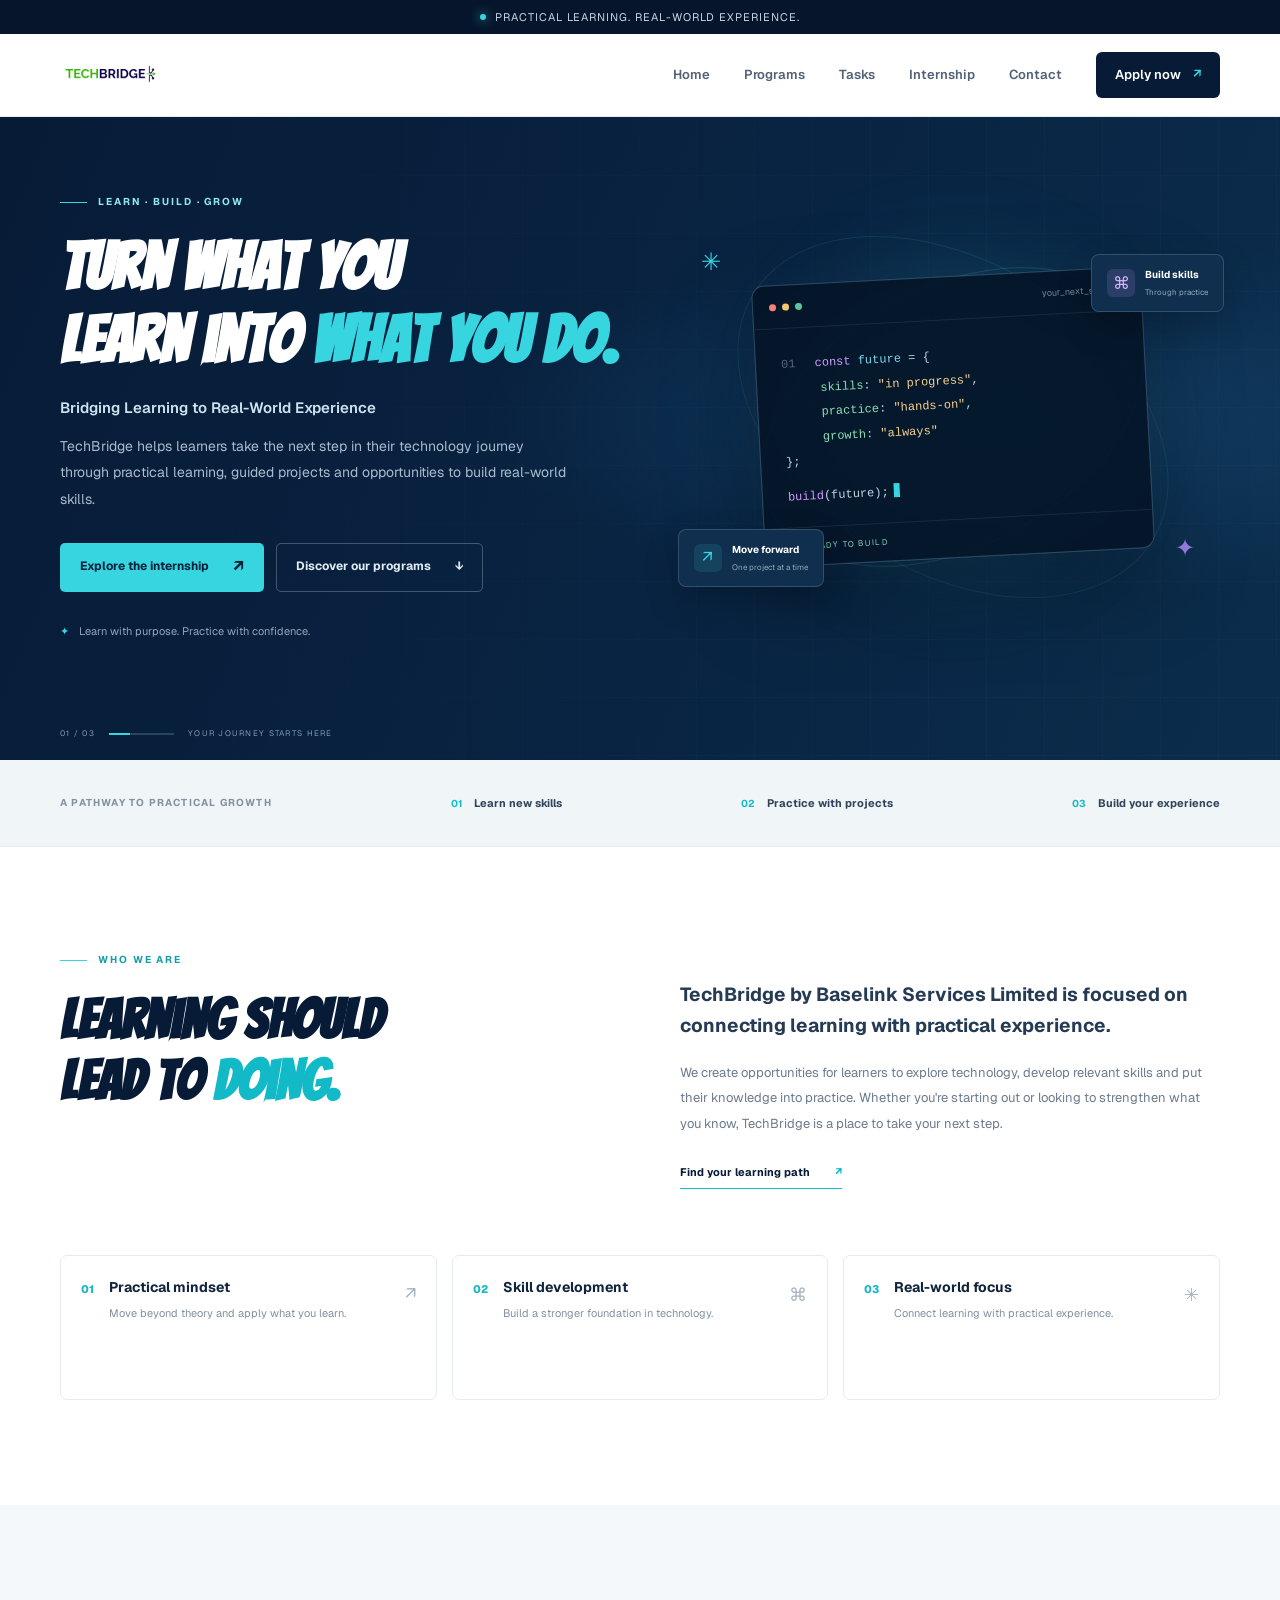
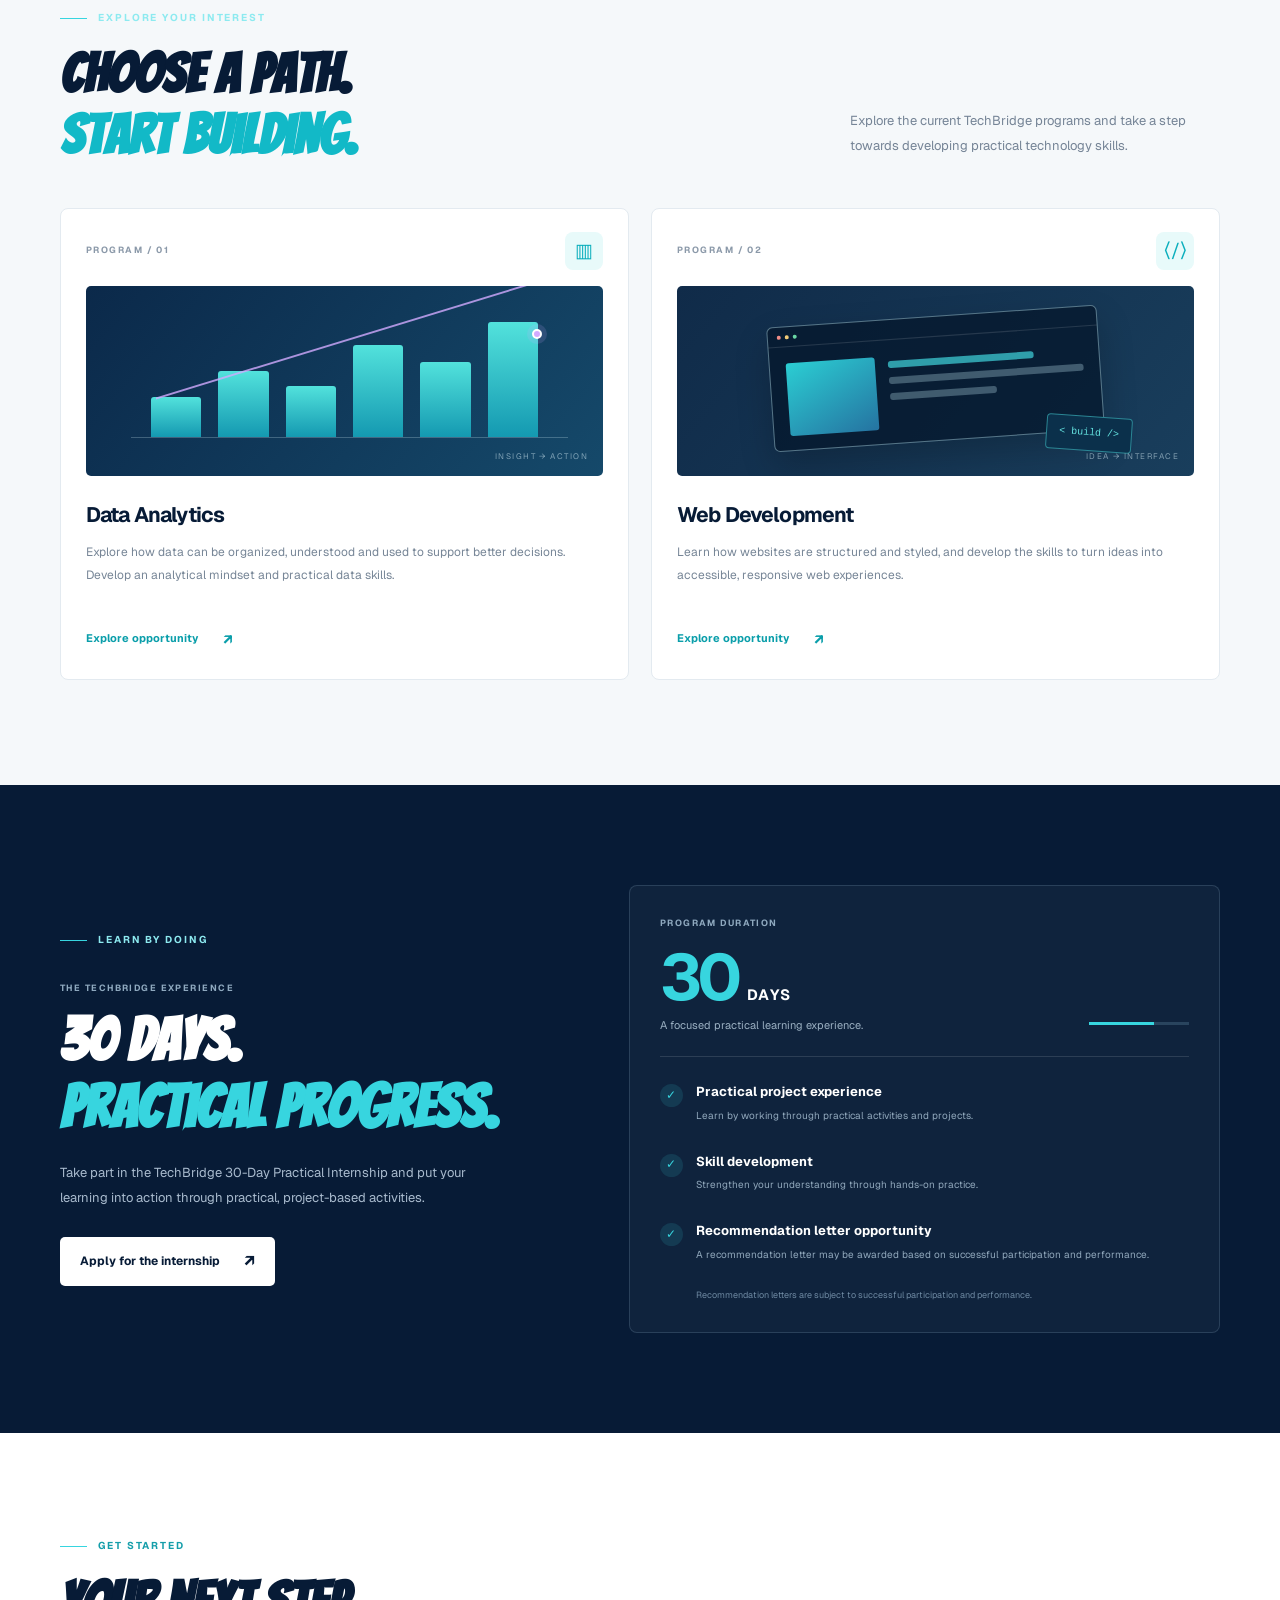
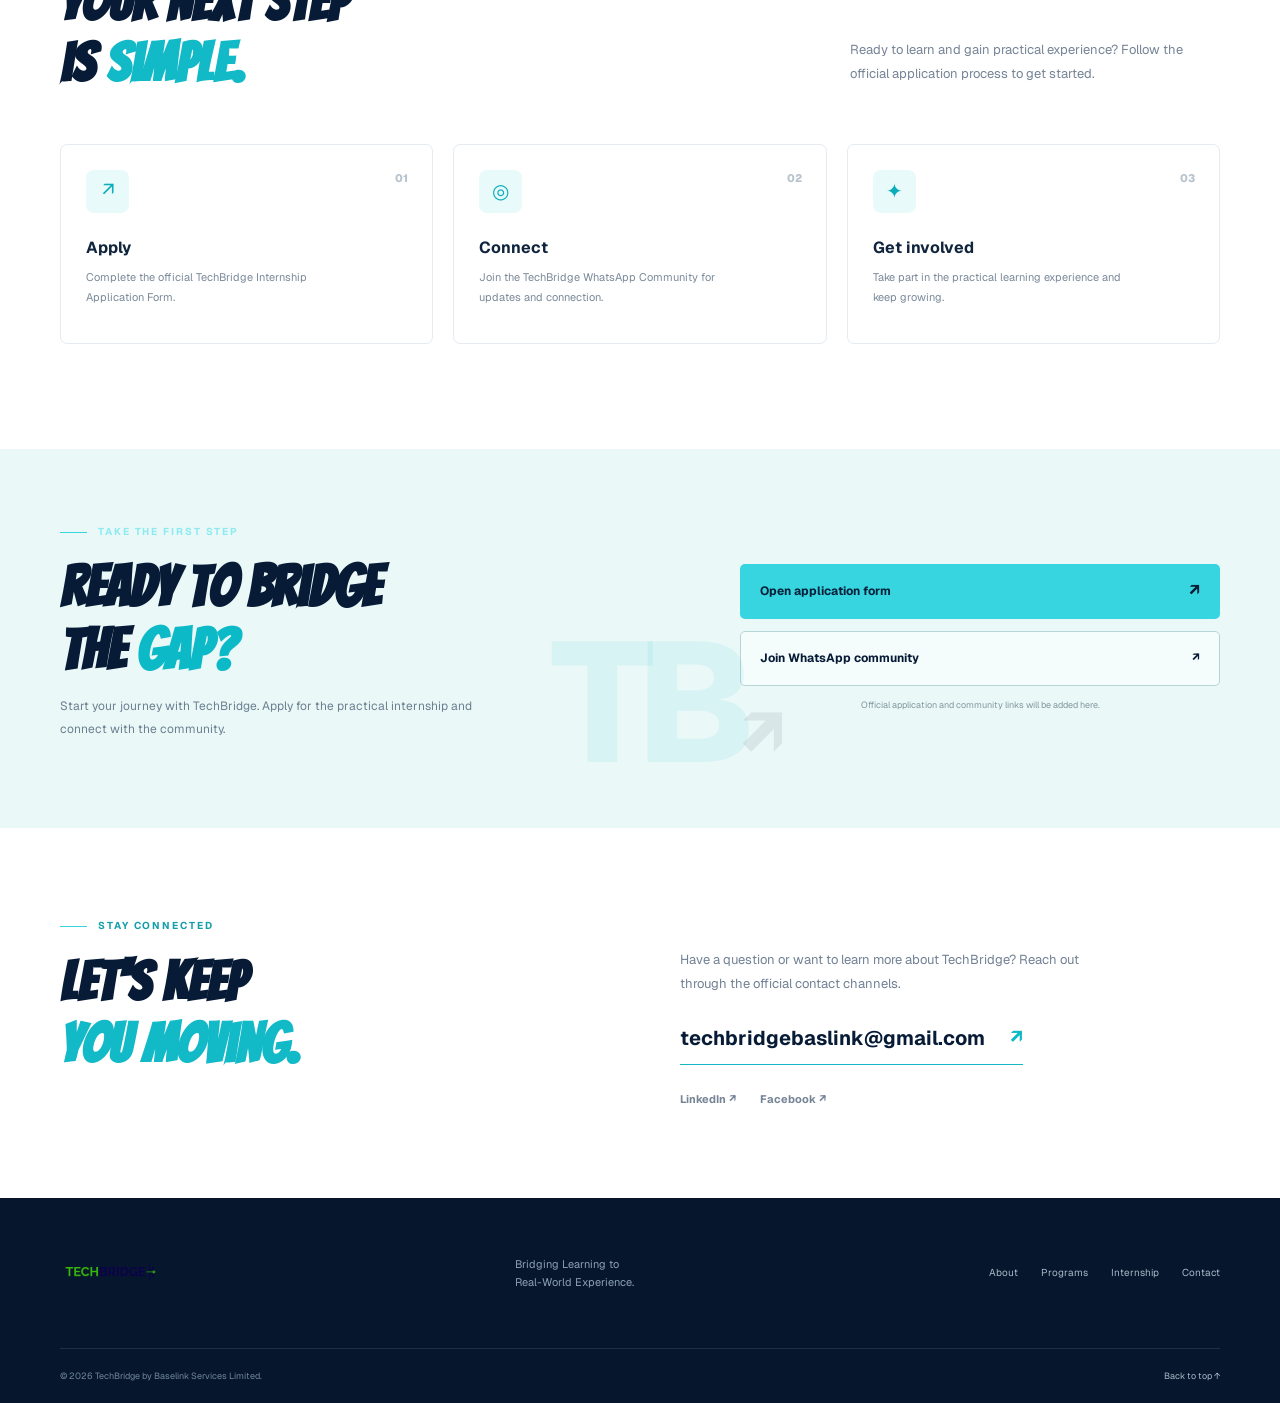
<file: index.html>
<!doctype html>
<html lang="en">
  <head>
    <meta charset="UTF-8" />
    <meta name="viewport" content="width=device-width, initial-scale=1.0" />
    <meta
      name="description"
      content="TechBridge by Baselink Services Limited — bridging learning to real-world experience through practical technology programs and internships." />
    <meta name="theme-color" content="#071b36" />
    <title>TechBridge | Bridging Learning to Real-World Experience</title>
    <link rel="preconnect" href="https://fonts.googleapis.com" />
    <link rel="preconnect" href="https://fonts.gstatic.com" crossorigin />
    <link
      href="https://fonts.googleapis.com/css2?family=DM+Sans:wght@400;500;600;700&family=Manrope:wght@400;500;600;700;800&display=swap"
      rel="stylesheet" />
    <link rel="stylesheet" href="./style.css" />
    <link rel="preconnect" href="https://fonts.googleapis.com" />
    <link rel="preconnect" href="https://fonts.gstatic.com" crossorigin />
    <link
      href="https://fonts.googleapis.com/css2?family=Bangers&family=Geist:ital,wght@0,100..900;1,100..900&display=swap"
      rel="stylesheet" />
  </head>
  <body>
    <div class="announcement">
      <span class="announcement-dot"></span>
      Practical learning. Real-world experience.
    </div>

    <header class="site-header">
      <nav class="nav container" aria-label="Main navigation">
        <a class="brand" href="#home" aria-label="TechBridge home">
          <img
            src="./image/techbridge-logo.png"
            alt="TechBridge logo"
            class="logo" />
        </a>

        <button
          class="menu-toggle"
          type="button"
          aria-label="Open navigation"
          aria-expanded="false">
          <span></span><span></span><span></span>
        </button>

        <div class="nav-links">
          <a href="./index.html">Home</a>
          <a href="./programs.html">Programs</a>
          <a href="./task.html">Tasks</a>
          <a href="#internship">Internship</a>
          <a href="#contact">Contact</a>
          <a class="nav-cta" href="#apply">Apply now <span>↗</span></a>
        </div>
      </nav>
    </header>

    <main>
      <section class="hero" id="home">
        <div class="hero-grid"></div>
        <div class="container hero-inner">
          <div class="hero-content">
            <div class="eyebrow">
              <span class="eyebrow-line"></span> LEARN · BUILD · GROW
            </div>
            <h1>Turn what you<br />learn into <span>what you do.</span></h1>
            <p class="hero-tagline">
              Bridging Learning to Real-World Experience
            </p>
            <p class="hero-description">
              TechBridge helps learners take the next step in their technology
              journey through practical learning, guided projects and
              opportunities to build real-world skills.
            </p>
            <div class="hero-actions">
              <a class="button button-primary" href="#apply"
                >Explore the internship <span>↗</span></a
              >
              <a class="button button-ghost" href="#programs"
                >Discover our programs <span>↓</span></a
              >
            </div>
            <div class="hero-note">
              <span class="note-icon">✦</span> Learn with purpose. Practice with
              confidence.
            </div>
          </div>

          <div
            class="hero-visual"
            aria-label="Illustration representing practical technology learning">
            <div class="visual-orbit orbit-one"></div>
            <div class="visual-orbit orbit-two"></div>
            <div class="visual-glow"></div>
            <div class="visual-card main-card">
              <div class="code-top">
                <i></i><i></i><i></i><span>your_next_step.dev</span>
              </div>
              <div class="code-body">
                <p>
                  <span class="code-muted">01</span>
                  <span class="code-purple">const</span>
                  <span class="code-blue">future</span> = {
                </p>
                <p class="indent">
                  <span class="code-green">skills</span>:
                  <span class="code-yellow">"in progress"</span>,
                </p>
                <p class="indent">
                  <span class="code-green">practice</span>:
                  <span class="code-yellow">"hands-on"</span>,
                </p>
                <p class="indent">
                  <span class="code-green">growth</span>:
                  <span class="code-yellow">"always"</span>
                </p>
                <p>};</p>
                <p class="code-last">
                  <span class="code-purple">build</span>(future);<b
                    class="cursor"></b>
                </p>
              </div>
              <div class="code-status"><span></span> READY TO BUILD</div>
            </div>
            <div class="floating-chip chip-top">
              <span class="chip-icon">⌘</span
              ><span><b>Build skills</b><small>Through practice</small></span>
            </div>
            <div class="floating-chip chip-bottom">
              <span class="chip-icon chip-cyan">↗</span
              ><span
                ><b>Move forward</b><small>One project at a time</small></span
              >
            </div>
            <div class="visual-cross cross-one">✳</div>
            <div class="visual-cross cross-two">✦</div>
          </div>
        </div>
        <div class="hero-bottom container">
          <span>01 / 03</span>
          <div class="hero-progress"><i></i></div>
          <span>YOUR JOURNEY STARTS HERE</span>
        </div>
      </section>

      <section class="trust-strip">
        <div class="container trust-inner">
          <span class="trust-label">A pathway to practical growth</span>
          <div class="trust-item"><span>01</span> Learn new skills</div>
          <div class="trust-item"><span>02</span> Practice with projects</div>
          <div class="trust-item"><span>03</span> Build your experience</div>
        </div>
      </section>

      <section class="section about-section" id="about">
        <div class="container about-grid">
          <div class="section-intro">
            <div class="eyebrow dark-eyebrow">
              <span class="eyebrow-line"></span> WHO WE ARE
            </div>
            <h2>Learning should<br />lead to <span>doing.</span></h2>
          </div>
          <div class="about-copy">
            <p class="lead">
              TechBridge by Baselink Services Limited is focused on connecting
              learning with practical experience.
            </p>
            <p>
              We create opportunities for learners to explore technology,
              develop relevant skills and put their knowledge into practice.
              Whether you're starting out or looking to strengthen what you
              know, TechBridge is a place to take your next step.
            </p>
            <a class="text-link" href="#programs"
              >Find your learning path <span>↗</span></a
            >
          </div>
        </div>
        <div class="container value-row">
          <div class="value-card">
            <span class="value-number">01</span>
            <div>
              <h3>Practical mindset</h3>
              <p>Move beyond theory and apply what you learn.</p>
            </div>
            <span class="value-symbol">↗</span>
          </div>
          <div class="value-card">
            <span class="value-number">02</span>
            <div>
              <h3>Skill development</h3>
              <p>Build a stronger foundation in technology.</p>
            </div>
            <span class="value-symbol">⌘</span>
          </div>
          <div class="value-card">
            <span class="value-number">03</span>
            <div>
              <h3>Real-world focus</h3>
              <p>Connect learning with practical experience.</p>
            </div>
            <span class="value-symbol">✳</span>
          </div>
        </div>
      </section>

      <section class="section programs-section" id="programs">
        <div class="container">
          <div class="section-heading">
            <div>
              <div class="eyebrow">
                <span class="eyebrow-line"></span> EXPLORE YOUR INTEREST
              </div>
              <h2>Choose a path.<br /><span>Start building.</span></h2>
            </div>
            <p>
              Explore the current TechBridge programs and take a step towards
              developing practical technology skills.
            </p>
          </div>
          <div class="program-grid">
            <article class="program-card analytics-card">
              <div class="program-top">
                <span class="program-index">PROGRAM / 01</span
                ><span class="program-icon">▥</span>
              </div>
              <div class="program-art analytics-art" aria-hidden="true">
                <div class="chart-axis"></div>
                <div class="chart-bars">
                  <i></i><i></i><i></i><i></i><i></i><i></i>
                </div>
                <div class="chart-line"></div>
                <span class="chart-point"></span>
                <span class="art-label">INSIGHT → ACTION</span>
              </div>
              <div class="program-content">
                <h3>Data Analytics</h3>
                <p>
                  Explore how data can be organized, understood and used to
                  support better decisions. Develop an analytical mindset and
                  practical data skills.
                </p>
                <a href="#apply" class="program-link"
                  >Explore opportunity <span>↗</span></a
                >
              </div>
            </article>
            <article class="program-card web-card">
              <div class="program-top">
                <span class="program-index">PROGRAM / 02</span
                ><span class="program-icon">〈/〉</span>
              </div>
              <div class="program-art web-art" aria-hidden="true">
                <div class="browser-window">
                  <div class="browser-bar"><i></i><i></i><i></i></div>
                  <div class="browser-layout">
                    <span></span>
                    <div><i></i><i></i><i></i></div>
                  </div>
                </div>
                <div class="floating-tag">&lt; build /&gt;</div>
                <span class="art-label">IDEA → INTERFACE</span>
              </div>
              <div class="program-content">
                <h3>Web Development</h3>
                <p>
                  Learn how websites are structured and styled, and develop the
                  skills to turn ideas into accessible, responsive web
                  experiences.
                </p>
                <a href="#apply" class="program-link"
                  >Explore opportunity <span>↗</span></a
                >
              </div>
            </article>
          </div>
        </div>
      </section>

      <section class="internship-section" id="internship">
        <div class="container internship-grid">
          <div class="internship-copy">
            <div class="eyebrow">
              <span class="eyebrow-line"></span> LEARN BY DOING
            </div>
            <p class="internship-kicker">THE TECHBRIDGE EXPERIENCE</p>
            <h2>30 days.<br /><span>Practical progress.</span></h2>
            <p class="internship-description">
              Take part in the TechBridge 30-Day Practical Internship and put
              your learning into action through practical, project-based
              activities.
            </p>
            <a href="#apply" class="button button-light"
              >Apply for the internship <span>↗</span></a
            >
          </div>
          <div class="internship-details">
            <div class="duration-card">
              <span class="duration-label">PROGRAM DURATION</span
              ><strong>30<span>DAYS</span></strong>
              <p>A focused practical learning experience.</p>
              <div class="duration-line"><i></i></div>
            </div>
            <div class="benefit-list">
              <div class="benefit-item">
                <span class="benefit-check">✓</span>
                <div>
                  <h3>Practical project experience</h3>
                  <p>
                    Learn by working through practical activities and projects.
                  </p>
                </div>
              </div>
              <div class="benefit-item">
                <span class="benefit-check">✓</span>
                <div>
                  <h3>Skill development</h3>
                  <p>
                    Strengthen your understanding through hands-on practice.
                  </p>
                </div>
              </div>
              <div class="benefit-item">
                <span class="benefit-check">✓</span>
                <div>
                  <h3>Recommendation letter opportunity</h3>
                  <p>
                    A recommendation letter may be awarded based on successful
                    participation and performance.
                  </p>
                </div>
              </div>
            </div>
            <p class="qualification-note">
              Recommendation letters are subject to successful participation and
              performance.
            </p>
          </div>
        </div>
      </section>

      <section class="section steps-section">
        <div class="container">
          <div class="section-heading steps-heading">
            <div>
              <div class="eyebrow dark-eyebrow">
                <span class="eyebrow-line"></span> GET STARTED
              </div>
              <h2>Your next step<br />is <span>simple.</span></h2>
            </div>
            <p>
              Ready to learn and gain practical experience? Follow the official
              application process to get started.
            </p>
          </div>
          <div class="steps-grid">
            <div class="step">
              <span class="step-no">01</span>
              <div class="step-icon">↗</div>
              <h3>Apply</h3>
              <p>
                Complete the official TechBridge Internship Application Form.
              </p>
            </div>
            <div class="step">
              <span class="step-no">02</span>
              <div class="step-icon">◎</div>
              <h3>Connect</h3>
              <p>
                Join the TechBridge WhatsApp Community for updates and
                connection.
              </p>
            </div>
            <div class="step">
              <span class="step-no">03</span>
              <div class="step-icon">✦</div>
              <h3>Get involved</h3>
              <p>
                Take part in the practical learning experience and keep growing.
              </p>
            </div>
          </div>
        </div>
      </section>

      <section class="apply-section" id="apply">
        <div class="container apply-inner">
          <div class="apply-decoration">TB<span>↗</span></div>
          <div class="apply-copy">
            <div class="eyebrow">
              <span class="eyebrow-line"></span> TAKE THE FIRST STEP
            </div>
            <h2>Ready to bridge<br />the <span>gap?</span></h2>
            <p>
              Start your journey with TechBridge. Apply for the practical
              internship and connect with the community.
            </p>
          </div>
          <div class="apply-actions">
            <!-- Replace # with the official application form URL before publishing. -->
            <a
              class="button button-primary apply-button"
              target="_blank"
              href="https://docs.google.com/forms/d/e/1FAIpQLScoEhKAAUHw0lB2lzI5oT4x_VPQNSY2XE8Hv71q0XZ7IS_3bA/closedform"
              aria-label="Add official application form link"
              >Open application form <span>↗</span></a
            >
            <!-- Replace # with the official WhatsApp community invite URL before publishing. -->
            <a
              class="button button-outline"
              target="_blank"
              href="https://chat.whatsapp.com/FqpBvYS4oaK32cXDxc8JIS?utm_source=chatgpt.com"
              aria-label="Add official WhatsApp community link"
              >Join WhatsApp community <span>↗</span></a
            >
            <small
              >Official application and community links will be added
              here.</small
            >
          </div>
        </div>
      </section>

      <section class="section contact-section" id="contact">
        <div class="container contact-inner">
          <div>
            <div class="eyebrow dark-eyebrow">
              <span class="eyebrow-line"></span> STAY CONNECTED
            </div>
            <h2>Let's keep<br /><span>you moving.</span></h2>
          </div>
          <div class="contact-info">
            <p>
              Have a question or want to learn more about TechBridge? Reach out
              through the official contact channels.
            </p>
            <a class="email-link" href="mailto:techbridgebaslink@gmail.com"
              >techbridgebaslink@gmail.com <span>↗</span></a
            >
            <div class="social-links">
              <a
                href="https://www.linkedin.com/company/techbridge-services/"
                target="_blank"
                rel="noopener noreferrer"
                >LinkedIn ↗</a
              ><a
                href="https://www.facebook.com/p/Baselink-Services-100066771475783/"
                target="_blank"
                rel="noopener noreferrer"
                >Facebook ↗</a
              >
            </div>
          </div>
        </div>
      </section>
    </main>

    <footer class="site-footer">
      <div class="container footer-main">
        <a class="brand" href="#home" aria-label="TechBridge home">
          <img
            src="./image/techbridge-logo.png"
            alt="TechBridge logo"
            class="logo" />
        </a>
        <p>Bridging Learning to<br />Real-World Experience.</p>
        <div class="footer-nav">
          <a href="#about">About</a><a href="#programs">Programs</a
          ><a href="#internship">Internship</a><a href="#contact">Contact</a>
        </div>
      </div>
      <div class="container footer-bottom">
        <span
          >© <span id="year">2026</span> TechBridge by Baselink Services
          Limited.</span
        ><a href="#home">Back to top ↑</a>
      </div>
    </footer>

    <script>
      const menuButton = document.querySelector(".menu-toggle");
      const navLinks = document.querySelector(".nav-links");
      menuButton.addEventListener("click", () => {
        const isOpen = menuButton.getAttribute("aria-expanded") === "true";
        menuButton.setAttribute("aria-expanded", String(!isOpen));
        navLinks.classList.toggle("is-open", !isOpen);
        document.body.classList.toggle("menu-open", !isOpen);
      });
      navLinks.querySelectorAll("a").forEach((link) =>
        link.addEventListener("click", () => {
          navLinks.classList.remove("is-open");
          menuButton.setAttribute("aria-expanded", "false");
          document.body.classList.remove("menu-open");
        }),
      );
      document.getElementById("year").textContent = new Date().getFullYear();
    </script>
  </body>
</html>
</file>
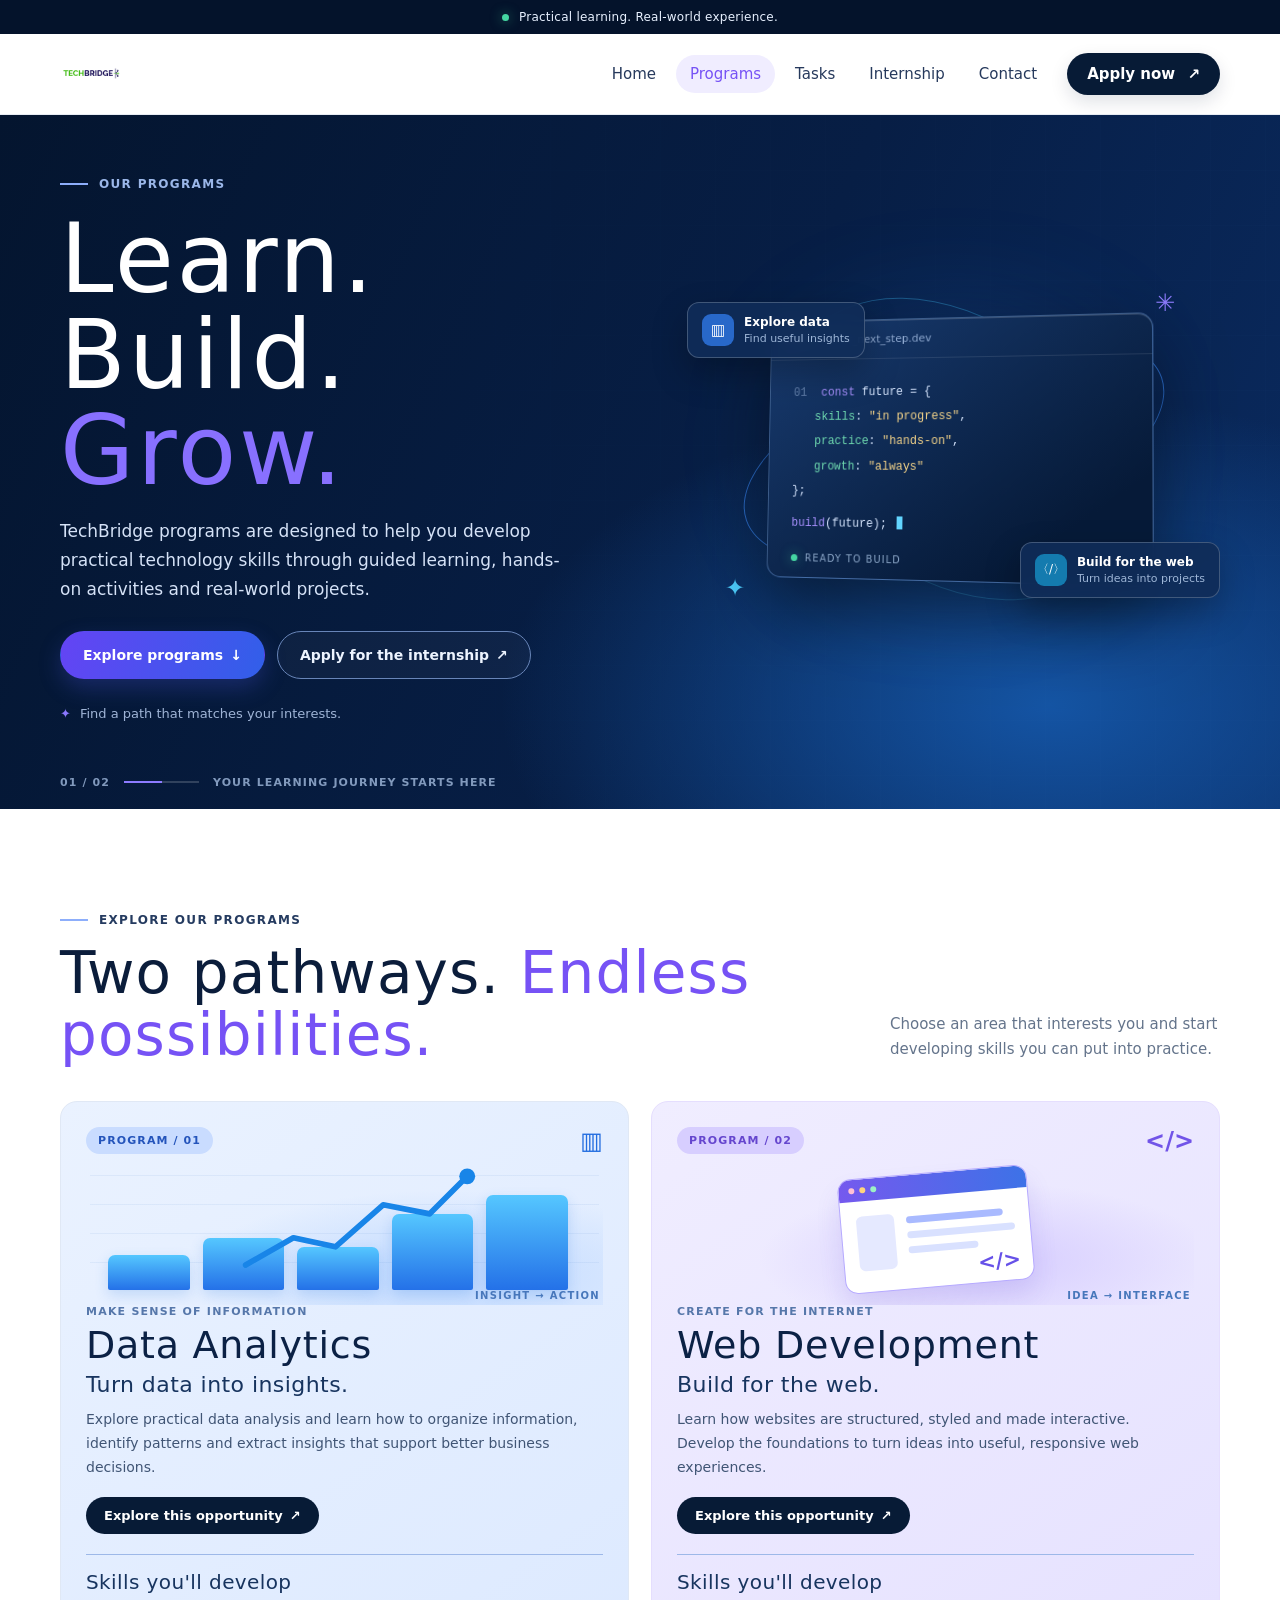
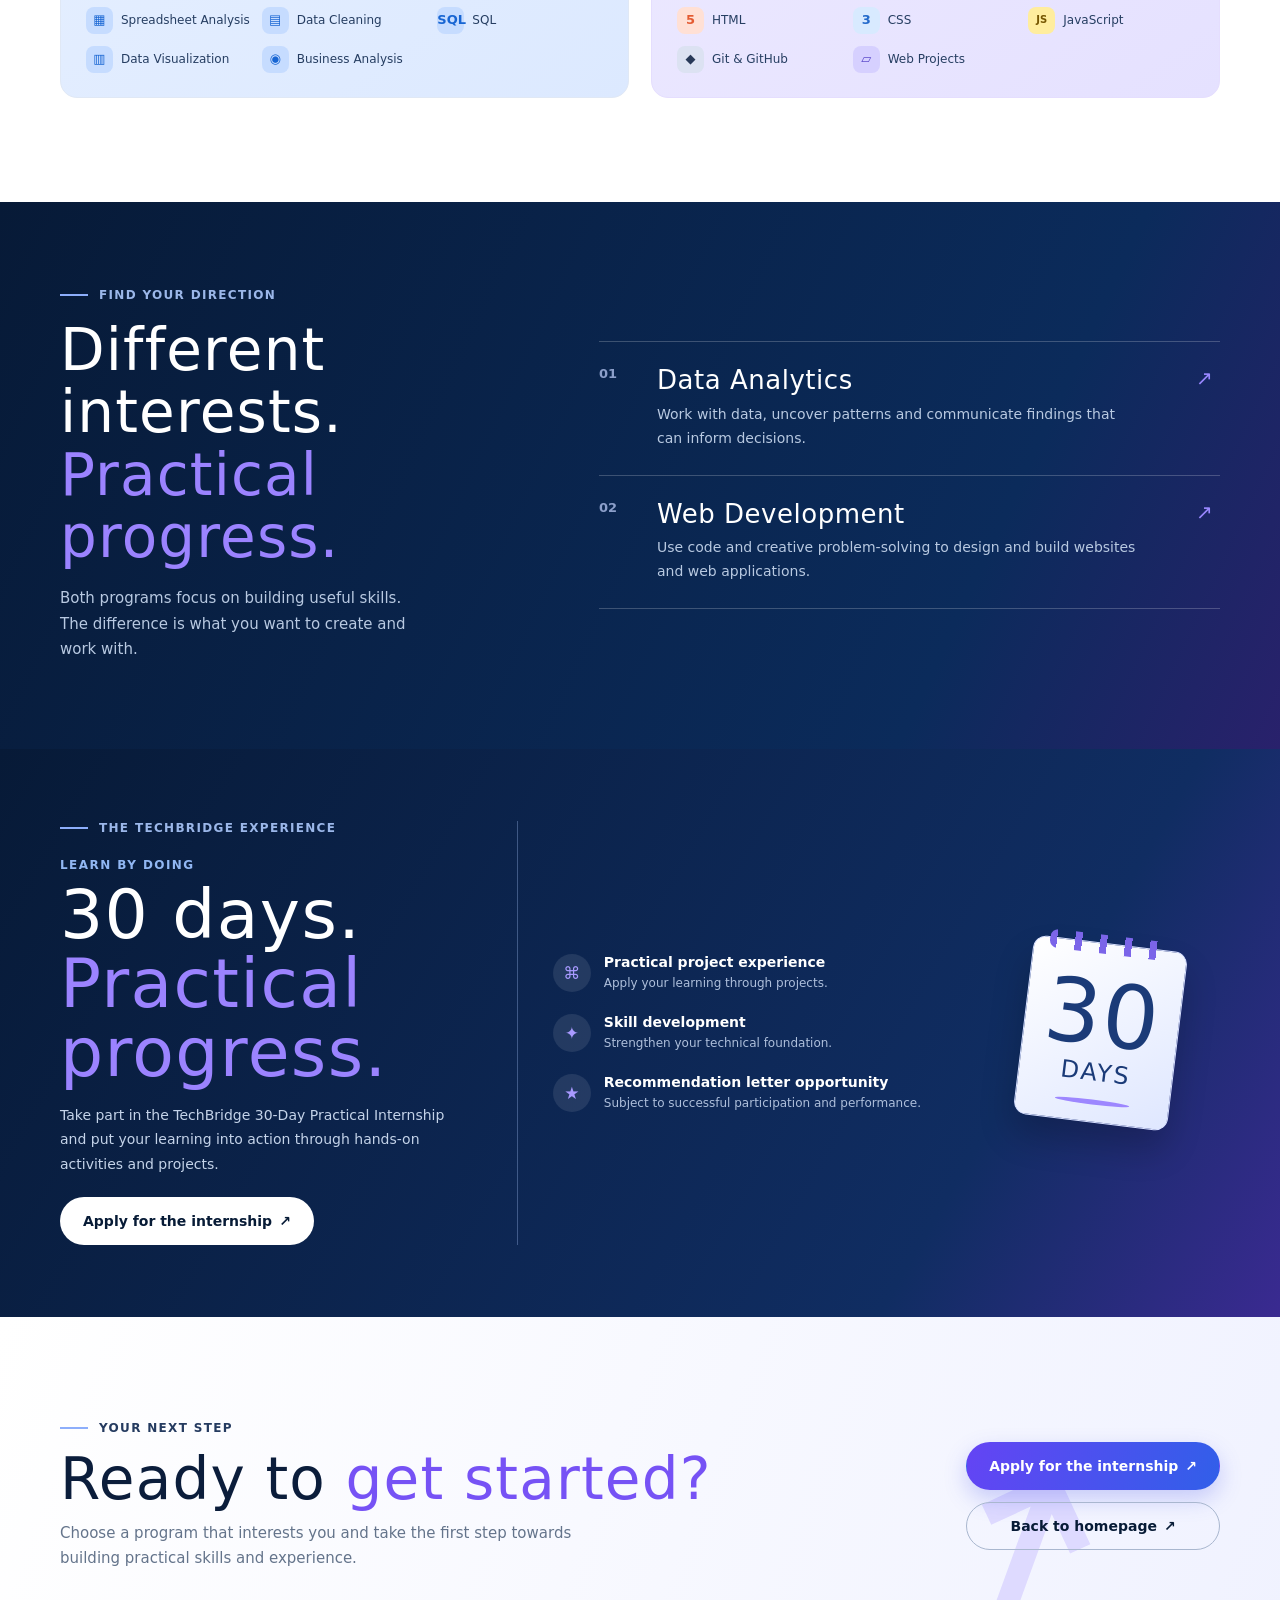
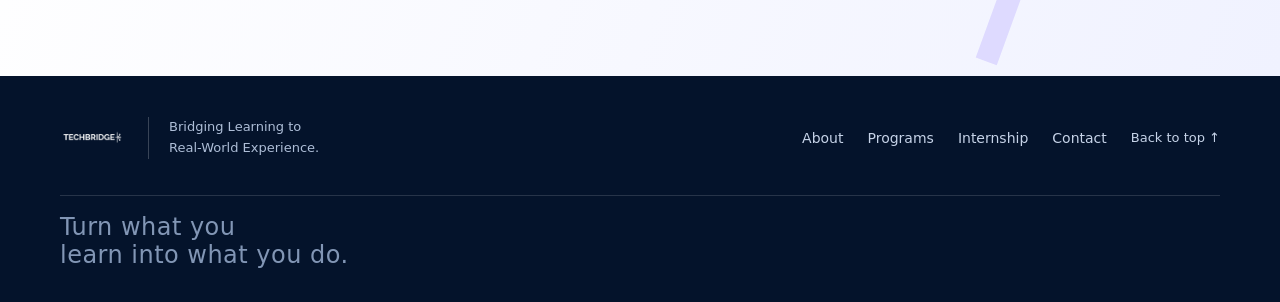
<file: programs.html>
<!doctype html>
<html lang="en">
  <head>
    <meta charset="UTF-8" />
    <meta name="viewport" content="width=device-width, initial-scale=1.0" />
    <meta
      name="description"
      content="Explore TechBridge practical learning programs in Data Analytics and Web Development." />
    <meta name="theme-color" content="#071b36" />
    <title>Programs | TechBridge</title>

    <link rel="preconnect" href="https://fonts.googleapis.com" />
    <link rel="preconnect" href="https://fonts.gstatic.com" crossorigin />
    <link
      href="https://fonts.googleapis.com/css2?family=DM+Sans:wght@400;500;600;700&family=Manrope:wght@400;500;600;700;800&display=swap"
      rel="stylesheet" />
    <link rel="stylesheet" href="./programs.css" />
  </head>
  <body>
    <div class="announcement">
      <span class="announcement-dot"></span>
      Practical learning. Real-world experience.
    </div>

    <header class="site-header">
      <nav class="nav container" aria-label="Main navigation">
        <a class="brand" href="#home" aria-label="TechBridge home">
          <img
            src="./image/techbridge-logo.png"
            alt="TechBridge logo"
            class="logo" />
        </a>

        <button
          class="menu-toggle"
          type="button"
          aria-label="Open navigation"
          aria-expanded="false">
          <span></span><span></span><span></span>
        </button>

        <div class="nav-links">
          <a href="./index.html">Home</a>
          <a href="./programs.html">Programs</a>
          <a href="./task.html">Tasks</a>
          <a href="#internship">Internship</a>
          <a href="#contact">Contact</a>
          <a class="nav-cta" href="#apply">Apply now <span>↗</span></a>
        </div>
      </nav>
    </header>

    <main>
      <section class="hero">
        <div class="hero-grid" aria-hidden="true"></div>
        <div class="container hero-inner">
          <div class="hero-copy">
            <div class="eyebrow">
              <span class="eyebrow-line"></span> OUR PROGRAMS
            </div>
            <h1>Learn. Build. <span>Grow.</span></h1>
            <p class="hero-description">
              TechBridge programs are designed to help you develop practical
              technology skills through guided learning, hands-on activities and
              real-world projects.
            </p>
            <div class="hero-actions">
              <a class="button button-primary" href="#program-list"
                >Explore programs <span>↓</span></a
              >
              <a
                class="button button-ghost"
                href="https://forms.gle/8EbdSy5ttGfLZfjv5"
                target="_blank"
                rel="noopener noreferrer"
                >Apply for the internship <span>↗</span></a
              >
            </div>
            <div class="hero-note">
              <span>✦</span> Find a path that matches your interests.
            </div>
          </div>

          <div class="hero-visual" aria-hidden="true">
            <div class="visual-orbit orbit-one"></div>
            <div class="visual-orbit orbit-two"></div>
            <div class="visual-glow"></div>
            <div class="visual-window">
              <div class="window-top">
                <i></i><i></i><i></i><span>your_next_step.dev</span>
              </div>
              <div class="window-code">
                <p><b>01</b> <span class="purple">const</span> future = {</p>
                <p class="indent">
                  <span class="green">skills</span>:
                  <span class="yellow">"in progress"</span>,
                </p>
                <p class="indent">
                  <span class="green">practice</span>:
                  <span class="yellow">"hands-on"</span>,
                </p>
                <p class="indent">
                  <span class="green">growth</span>:
                  <span class="yellow">"always"</span>
                </p>
                <p>};</p>
                <p class="last-line">
                  <span class="purple">build</span>(future);
                  <i class="cursor"></i>
                </p>
              </div>
              <div class="window-status"><span></span> READY TO BUILD</div>
            </div>
            <div class="floating-chip chip-one">
              <span class="chip-icon">▥</span
              ><span
                ><b>Explore data</b><small>Find useful insights</small></span
              >
            </div>
            <div class="floating-chip chip-two">
              <span class="chip-icon cyan">〈/〉</span
              ><span
                ><b>Build for the web</b
                ><small>Turn ideas into projects</small></span
              >
            </div>
            <span class="visual-star star-one">✳</span
            ><span class="visual-star star-two">✦</span>
          </div>
        </div>
        <div class="container hero-bottom">
          <span>01 / 02</span>
          <div class="hero-progress"><i></i></div>
          <span>YOUR LEARNING JOURNEY STARTS HERE</span>
        </div>
      </section>

      <section class="intro-section section" id="program-list">
        <div class="container">
          <div class="section-heading">
            <div>
              <div class="eyebrow dark-eyebrow">
                <span class="eyebrow-line"></span> EXPLORE OUR PROGRAMS
              </div>
              <h2>Two pathways. <span>Endless possibilities.</span></h2>
            </div>
            <p>
              Choose an area that interests you and start developing skills you
              can put into practice.
            </p>
          </div>

          <div class="program-grid">
            <article class="program-card analytics-card" id="data-analytics">
              <div class="program-top">
                <span class="program-index">PROGRAM / 01</span
                ><span class="program-icon">▥</span>
              </div>
              <div class="program-art analytics-art" aria-hidden="true">
                <div class="chart-grid"></div>
                <div class="chart-bars">
                  <i></i><i></i><i></i><i></i><i></i>
                </div>
                <svg class="chart-trend" viewBox="0 0 220 110" fill="none">
                  <path
                    d="M12 88L54 64L91 72L133 35L174 43L207 10"
                    stroke="currentColor"
                    stroke-width="5"
                    stroke-linecap="round"
                    stroke-linejoin="round" />
                  <circle cx="207" cy="10" r="7" fill="currentColor" />
                </svg>
                <span class="art-label">INSIGHT → ACTION</span>
              </div>
              <div class="program-content">
                <p class="program-kicker">MAKE SENSE OF INFORMATION</p>
                <h3>Data Analytics</h3>
                <h4>Turn data into insights.</h4>
                <p class="program-description">
                  Explore practical data analysis and learn how to organize
                  information, identify patterns and extract insights that
                  support better business decisions.
                </p>
                <a
                  class="program-link"
                  href="https://forms.gle/8EbdSy5ttGfLZfjv5"
                  target="_blank"
                  rel="noopener noreferrer"
                  >Explore this opportunity <span>↗</span></a
                >
                <div class="skills">
                  <h5>Skills you'll develop</h5>
                  <ul class="skill-list">
                    <li>
                      <span class="skill-symbol">▦</span> Spreadsheet Analysis
                    </li>
                    <li><span class="skill-symbol">▤</span> Data Cleaning</li>
                    <li><span class="skill-symbol">SQL</span> SQL</li>
                    <li>
                      <span class="skill-symbol">▥</span> Data Visualization
                    </li>
                    <li>
                      <span class="skill-symbol">◉</span> Business Analysis
                    </li>
                  </ul>
                </div>
              </div>
            </article>

            <article class="program-card web-card" id="web-development">
              <div class="program-top">
                <span class="program-index">PROGRAM / 02</span
                ><span class="program-icon">&lt;/&gt;</span>
              </div>
              <div class="program-art web-art" aria-hidden="true">
                <div class="browser-illustration">
                  <div class="browser-bar"><i></i><i></i><i></i></div>
                  <div class="browser-content">
                    <span></span>
                    <div><i></i><i></i><i></i></div>
                  </div>
                  <b>&lt;/&gt;</b>
                </div>
                <span class="art-label">IDEA → INTERFACE</span>
              </div>
              <div class="program-content">
                <p class="program-kicker">CREATE FOR THE INTERNET</p>
                <h3>Web Development</h3>
                <h4>Build for the web.</h4>
                <p class="program-description">
                  Learn how websites are structured, styled and made
                  interactive. Develop the foundations to turn ideas into
                  useful, responsive web experiences.
                </p>
                <a
                  class="program-link"
                  href="https://forms.gle/8EbdSy5ttGfLZfjv5"
                  target="_blank"
                  rel="noopener noreferrer"
                  >Explore this opportunity <span>↗</span></a
                >
                <div class="skills">
                  <h5>Skills you'll develop</h5>
                  <ul class="skill-list">
                    <li><span class="skill-symbol html">5</span> HTML</li>
                    <li><span class="skill-symbol css">3</span> CSS</li>
                    <li><span class="skill-symbol js">JS</span> JavaScript</li>
                    <li>
                      <span class="skill-symbol git">◆</span> Git &amp; GitHub
                    </li>
                    <li><span class="skill-symbol">▱</span> Web Projects</li>
                  </ul>
                </div>
              </div>
            </article>
          </div>
        </div>
      </section>

      <section class="difference-section section">
        <div class="container difference-inner">
          <div class="difference-heading">
            <div class="eyebrow">
              <span class="eyebrow-line"></span> FIND YOUR DIRECTION
            </div>
            <h2>Different interests.<br /><span>Practical progress.</span></h2>
            <p>
              Both programs focus on building useful skills. The difference is
              what you want to create and work with.
            </p>
          </div>
          <div class="difference-list">
            <div class="difference-item">
              <span class="difference-number">01</span>
              <div>
                <h3>Data Analytics</h3>
                <p>
                  Work with data, uncover patterns and communicate findings that
                  can inform decisions.
                </p>
              </div>
              <span class="difference-arrow">↗</span>
            </div>
            <div class="difference-item">
              <span class="difference-number">02</span>
              <div>
                <h3>Web Development</h3>
                <p>
                  Use code and creative problem-solving to design and build
                  websites and web applications.
                </p>
              </div>
              <span class="difference-arrow">↗</span>
            </div>
          </div>
        </div>
      </section>

      <section class="internship-section">
        <div class="container internship-inner">
          <div class="internship-copy">
            <div class="eyebrow">
              <span class="eyebrow-line"></span> THE TECHBRIDGE EXPERIENCE
            </div>
            <p class="internship-kicker">LEARN BY DOING</p>
            <h2>30 days.<br /><span>Practical progress.</span></h2>
            <p>
              Take part in the TechBridge 30-Day Practical Internship and put
              your learning into action through hands-on activities and
              projects.
            </p>
            <a
              class="button button-light"
              href="https://forms.gle/8EbdSy5ttGfLZfjv5"
              target="_blank"
              rel="noopener noreferrer"
              >Apply for the internship <span>↗</span></a
            >
          </div>
          <div class="internship-benefits">
            <div class="benefit-item">
              <span>⌘</span>
              <div>
                <b>Practical project experience</b
                ><small>Apply your learning through projects.</small>
              </div>
            </div>
            <div class="benefit-item">
              <span>✦</span>
              <div>
                <b>Skill development</b
                ><small>Strengthen your technical foundation.</small>
              </div>
            </div>
            <div class="benefit-item">
              <span>★</span>
              <div>
                <b>Recommendation letter opportunity</b
                ><small
                  >Subject to successful participation and performance.</small
                >
              </div>
            </div>
          </div>
          <div class="days-art" aria-hidden="true">
            <span>30</span><b>DAYS</b><i></i>
          </div>
        </div>
      </section>

      <section class="final-cta section">
        <div class="container final-cta-inner">
          <div>
            <div class="eyebrow dark-eyebrow">
              <span class="eyebrow-line"></span> YOUR NEXT STEP
            </div>
            <h2>Ready to <span>get started?</span></h2>
            <p>
              Choose a program that interests you and take the first step
              towards building practical skills and experience.
            </p>
          </div>
          <div class="cta-actions">
            <a
              class="button button-primary"
              href="https://forms.gle/8EbdSy5ttGfLZfjv5"
              target="_blank"
              rel="noopener noreferrer"
              >Apply for the internship <span>↗</span></a
            >
            <a class="button button-outline" href="./index.html"
              >Back to homepage <span>↗</span></a
            >
          </div>
          <div class="cta-decoration" aria-hidden="true">↗</div>
        </div>
      </section>
    </main>

    <footer class="site-footer">
      <div class="container footer-main">
        <a class="brand footer-brand" href="./index.html"
          ><img
            src="./image/techbridge-logo.png"
            alt="TechBridge logo"
            class="logo"
        /></a>
        <p>Bridging Learning to<br />Real-World Experience.</p>
        <div class="footer-nav">
          <a href="./index.html#about">About</a
          ><a href="./programs.html">Programs</a
          ><a href="./index.html#internship">Internship</a
          ><a href="./index.html#contact">Contact</a>
        </div>
        <a class="footer-top" href="#">Back to top ↑</a>
      </div>
      <div class="container footer-bottom">
        <!-- <span
          >© <span id="year"></span> TechBridge by Baselink Services
          Limited.</span
        ><span>Learn. Build. Grow.</span> -->

        <h1>Turn what you<br />learn into <span>what you do.</span></h1>
      </div>
    </footer>

    <script>
      const menuButton = document.querySelector(".menu-toggle");
      const navLinks = document.querySelector(".nav-links");

      menuButton.addEventListener("click", () => {
        const isOpen = menuButton.getAttribute("aria-expanded") === "true";
        menuButton.setAttribute("aria-expanded", String(!isOpen));
        menuButton.setAttribute(
          "aria-label",
          isOpen ? "Open navigation" : "Close navigation",
        );
        navLinks.classList.toggle("is-open", !isOpen);
        document.body.classList.toggle("menu-open", !isOpen);
      });

      navLinks.querySelectorAll("a").forEach((link) => {
        link.addEventListener("click", () => {
          navLinks.classList.remove("is-open");
          menuButton.setAttribute("aria-expanded", "false");
          menuButton.setAttribute("aria-label", "Open navigation");
          document.body.classList.remove("menu-open");
        });
      });

      document.getElementById("year").textContent = new Date().getFullYear();
    </script>
  </body>
</html>
</file>
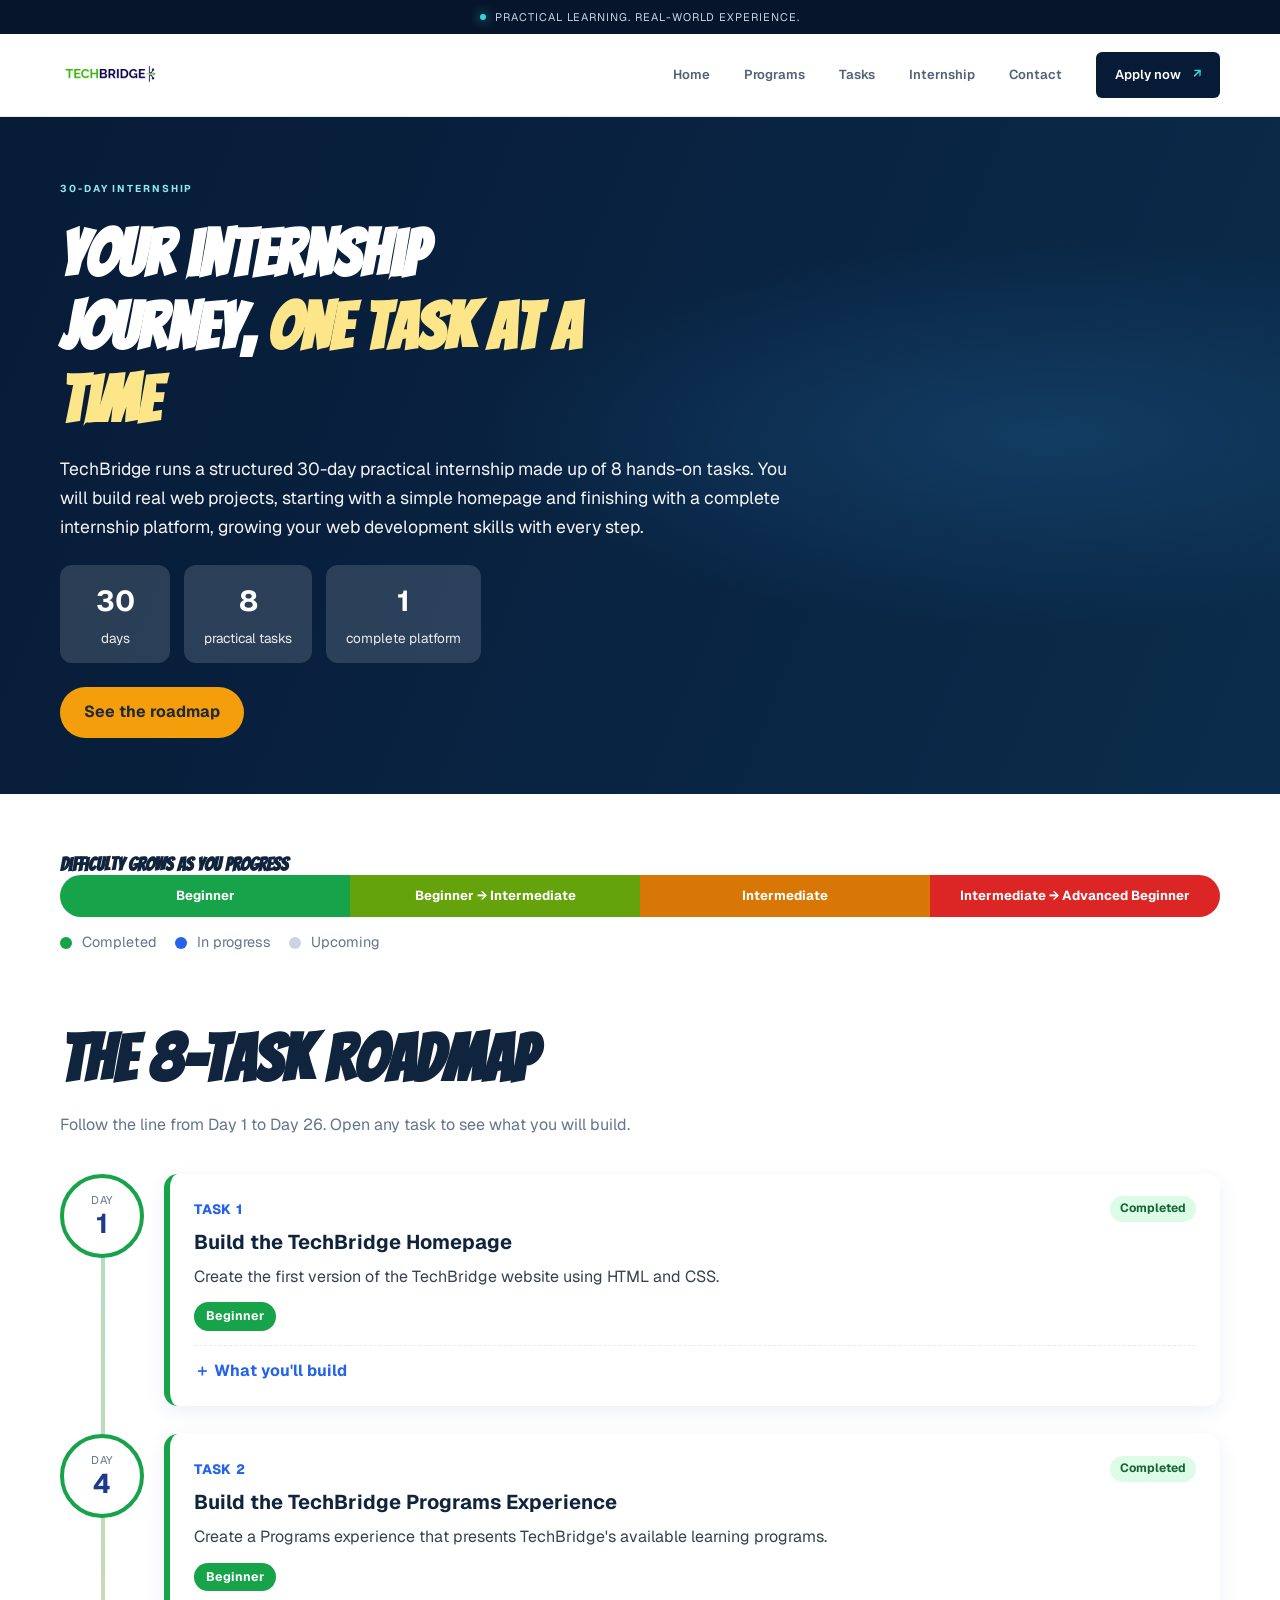
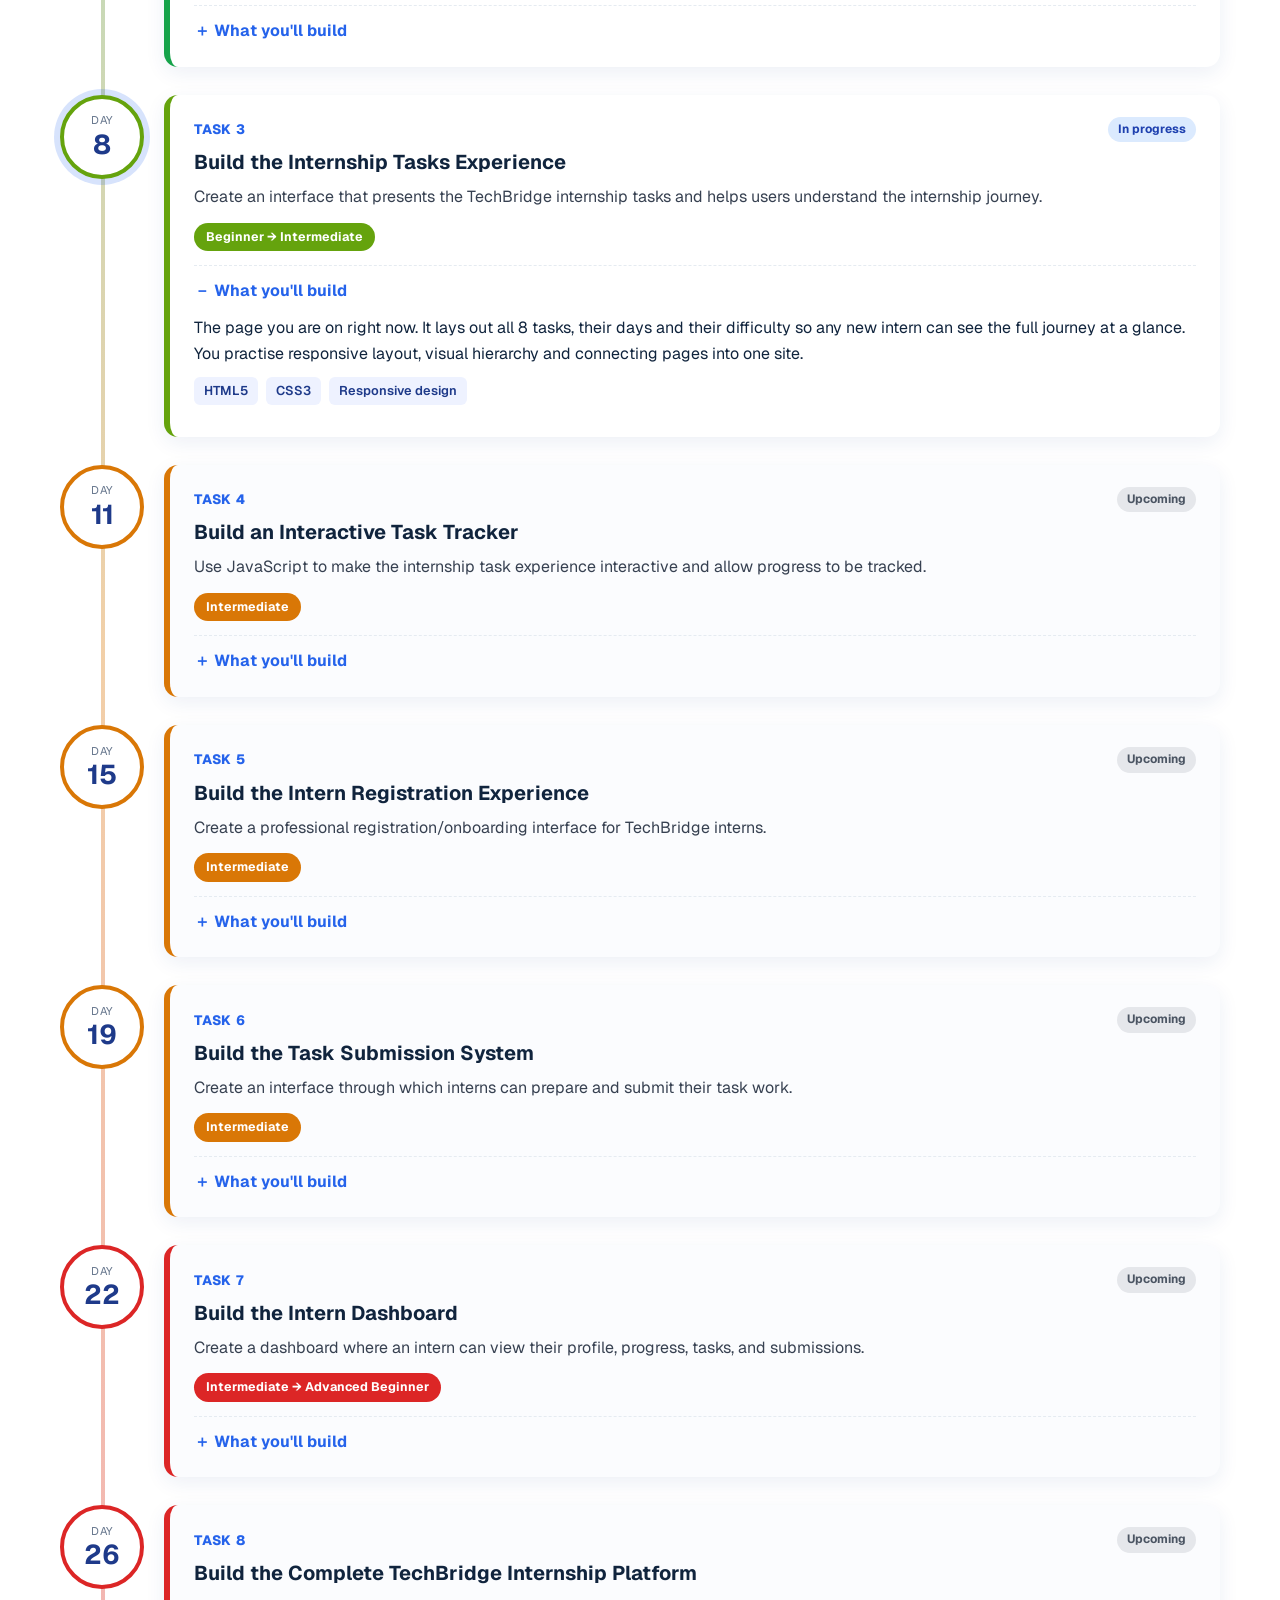
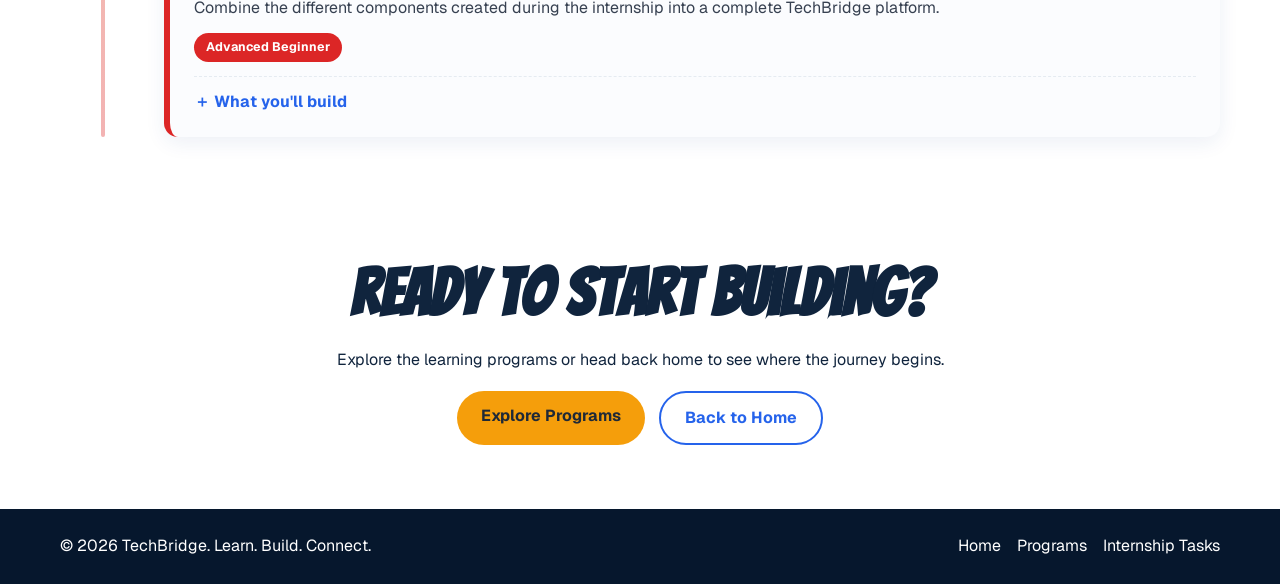
<file: task.html>
<!doctype html>
<html lang="en">
  <head>
    <meta charset="UTF-8" />
    <meta name="viewport" content="width=device-width, initial-scale=1" />
    <title>Internship Tasks | TechBridge</title>
    <meta
      name="description"
      content="Explore the 8 practical tasks of the TechBridge 30-day web development internship, from Day 1 to Day 26." />
    <link rel="stylesheet" href="./task.css" />
    <link rel="preconnect" href="https://fonts.googleapis.com" />
    <link rel="preconnect" href="https://fonts.gstatic.com" crossorigin />
    <link
      href="https://fonts.googleapis.com/css2?family=DM+Sans:wght@400;500;600;700&family=Manrope:wght@400;500;600;700;800&display=swap"
      rel="stylesheet" />
    <link rel="stylesheet" href="./style.css" />
    <link rel="preconnect" href="https://fonts.googleapis.com" />
    <link rel="preconnect" href="https://fonts.gstatic.com" crossorigin />
    <link
      href="https://fonts.googleapis.com/css2?family=Bangers&family=Geist:ital,wght@0,100..900;1,100..900&display=swap"
      rel="stylesheet" />
  </head>
  <body>
    <div class="announcement">
      <span class="announcement-dot"></span>
      Practical learning. Real-world experience.
    </div>
    <header class="site-header">
      <nav class="nav container" aria-label="Main navigation">
        <a class="brand" href="#home" aria-label="TechBridge home">
          <img
            src="./image/techbridge-logo.png"
            alt="TechBridge logo"
            class="logo" />
        </a>

        <button
          class="menu-toggle"
          type="button"
          aria-label="Open navigation"
          aria-expanded="false">
          <span></span><span></span><span></span>
        </button>

        <div class="nav-links">
          <a href="./index.html">Home</a>
          <a href="./programs.html">Programs</a>
          <a href="./task.html">Tasks</a>
          <a href="#internship">Internship</a>
          <a href="#contact">Contact</a>
          <a class="nav-cta" href="#apply">Apply now <span>↗</span></a>
        </div>
      </nav>
    </header>

    <main>
      <!-- Introduction -->
      <section class="hero">
        <div class="container">
          <p class="eyebrow">30-Day Internship</p>
          <h1>Your internship journey, <em>one task at a time</em></h1>
          <p class="lead">
            TechBridge runs a structured 30-day practical internship made up of
            8 hands-on tasks. You will build real web projects, starting with a
            simple homepage and finishing with a complete internship platform,
            growing your web development skills with every step.
          </p>
          <ul class="stats" aria-label="Internship at a glance">
            <li><strong>30</strong><span>days</span></li>
            <li><strong>8</strong><span>practical tasks</span></li>
            <li><strong>1</strong><span>complete platform</span></li>
          </ul>
          <a href="#roadmap" class="btn">See the roadmap</a>
        </div>
      </section>

      <!-- Difficulty legend -->
      <section class="container legend-wrap" aria-labelledby="legend-title">
        <h2 id="legend-title" class="legend-title">
          Difficulty grows as you progress
        </h2>
        <div
          class="difficulty-bar"
          role="img"
          aria-label="Difficulty progression from Beginner to Advanced Beginner">
          <span class="seg lvl-1">Beginner</span>
          <span class="seg lvl-2">Beginner → Intermediate</span>
          <span class="seg lvl-3">Intermediate</span>
          <span class="seg lvl-4">Intermediate → Advanced Beginner</span>
        </div>
        <ul class="status-key" aria-label="Status key">
          <li><span class="dot done"></span> Completed</li>
          <li><span class="dot current"></span> In progress</li>
          <li><span class="dot upcoming"></span> Upcoming</li>
        </ul>
      </section>

      <!-- Roadmap -->
      <section
        id="roadmap"
        class="container roadmap-section"
        aria-labelledby="roadmap-title">
        <h2 id="roadmap-title">The 8-Task Roadmap</h2>
        <p class="section-sub">
          Follow the line from Day 1 to Day 26. Open any task to see what you
          will build.
        </p>

        <ol class="timeline">
          <li class="task done lvl-1">
            <div class="day-badge"><span>Day</span><strong>1</strong></div>
            <article class="card">
              <header>
                <span class="task-num">Task 1</span>
                <span class="status done">Completed</span>
              </header>
              <h3>Build the TechBridge Homepage</h3>
              <p>
                Create the first version of the TechBridge website using HTML
                and CSS.
              </p>
              <span class="level lvl-1">Beginner</span>
              <details>
                <summary>What you'll build</summary>
                <p>
                  A welcoming homepage that introduces TechBridge. You practise
                  semantic HTML structure, page layout and basic styling, which
                  become the foundation of the whole platform.
                </p>
                <ul>
                  <li>HTML5</li>
                  <li>CSS3</li>
                </ul>
                <a class="link" href="index.html">View the homepage →</a>
              </details>
            </article>
          </li>

          <li class="task done lvl-1">
            <div class="day-badge"><span>Day</span><strong>4</strong></div>
            <article class="card">
              <header>
                <span class="task-num">Task 2</span>
                <span class="status done">Completed</span>
              </header>
              <h3>Build the TechBridge Programs Experience</h3>
              <p>
                Create a Programs experience that presents TechBridge's
                available learning programs.
              </p>
              <span class="level lvl-1">Beginner</span>
              <details>
                <summary>What you'll build</summary>
                <p>
                  A Programs page that presents each learning program clearly,
                  extending your homepage with reusable cards and consistent
                  navigation.
                </p>
                <ul>
                  <li>HTML5</li>
                  <li>CSS3</li>
                </ul>
                <a class="link" href="programs.html">View the programs →</a>
              </details>
            </article>
          </li>

          <li class="task current lvl-2">
            <div class="day-badge"><span>Day</span><strong>8</strong></div>
            <article class="card">
              <header>
                <span class="task-num">Task 3</span>
                <span class="status current">In progress</span>
              </header>
              <h3>Build the Internship Tasks Experience</h3>
              <p>
                Create an interface that presents the TechBridge internship
                tasks and helps users understand the internship journey.
              </p>
              <span class="level lvl-2">Beginner → Intermediate</span>
              <details open>
                <summary>What you'll build</summary>
                <p>
                  The page you are on right now. It lays out all 8 tasks, their
                  days and their difficulty so any new intern can see the full
                  journey at a glance. You practise responsive layout, visual
                  hierarchy and connecting pages into one site.
                </p>
                <ul>
                  <li>HTML5</li>
                  <li>CSS3</li>
                  <li>Responsive design</li>
                </ul>
              </details>
            </article>
          </li>

          <li class="task upcoming lvl-3">
            <div class="day-badge"><span>Day</span><strong>11</strong></div>
            <article class="card">
              <header>
                <span class="task-num">Task 4</span>
                <span class="status upcoming">Upcoming</span>
              </header>
              <h3>Build an Interactive Task Tracker</h3>
              <p>
                Use JavaScript to make the internship task experience
                interactive and allow progress to be tracked.
              </p>
              <span class="level lvl-3">Intermediate</span>
              <details>
                <summary>What you'll build</summary>
                <p>
                  You bring the tasks page to life with JavaScript: users can
                  interact with tasks and see their progress update. This is
                  your first step from static pages to behaviour.
                </p>
                <ul>
                  <li>JavaScript</li>
                  <li>DOM interaction</li>
                  <li>Progress tracking</li>
                </ul>
              </details>
            </article>
          </li>

          <li class="task upcoming lvl-3">
            <div class="day-badge"><span>Day</span><strong>15</strong></div>
            <article class="card">
              <header>
                <span class="task-num">Task 5</span>
                <span class="status upcoming">Upcoming</span>
              </header>
              <h3>Build the Intern Registration Experience</h3>
              <p>
                Create a professional registration/onboarding interface for
                TechBridge interns.
              </p>
              <span class="level lvl-3">Intermediate</span>
              <details>
                <summary>What you'll build</summary>
                <p>
                  A polished registration and onboarding flow with well-designed
                  forms, clear labels and friendly feedback, so new interns can
                  join TechBridge smoothly.
                </p>
                <ul>
                  <li>Forms</li>
                  <li>Validation</li>
                  <li>User experience</li>
                </ul>
              </details>
            </article>
          </li>

          <li class="task upcoming lvl-3">
            <div class="day-badge"><span>Day</span><strong>19</strong></div>
            <article class="card">
              <header>
                <span class="task-num">Task 6</span>
                <span class="status upcoming">Upcoming</span>
              </header>
              <h3>Build the Task Submission System</h3>
              <p>
                Create an interface through which interns can prepare and submit
                their task work.
              </p>
              <span class="level lvl-3">Intermediate</span>
              <details>
                <summary>What you'll build</summary>
                <p>
                  A submission interface where interns prepare their work and
                  hand it in, such as links, notes and confirmations, for each
                  task they complete.
                </p>
                <ul>
                  <li>Forms</li>
                  <li>Interface design</li>
                  <li>JavaScript</li>
                </ul>
              </details>
            </article>
          </li>

          <li class="task upcoming lvl-4">
            <div class="day-badge"><span>Day</span><strong>22</strong></div>
            <article class="card">
              <header>
                <span class="task-num">Task 7</span>
                <span class="status upcoming">Upcoming</span>
              </header>
              <h3>Build the Intern Dashboard</h3>
              <p>
                Create a dashboard where an intern can view their profile,
                progress, tasks, and submissions.
              </p>
              <span class="level lvl-4">Intermediate → Advanced Beginner</span>
              <details>
                <summary>What you'll build</summary>
                <p>
                  A personal dashboard that brings together an intern's profile,
                  progress, tasks and submissions in one organised view.
                </p>
                <ul>
                  <li>Dashboard layout</li>
                  <li>Data presentation</li>
                  <li>JavaScript</li>
                </ul>
              </details>
            </article>
          </li>

          <li class="task upcoming lvl-4">
            <div class="day-badge"><span>Day</span><strong>26</strong></div>
            <article class="card">
              <header>
                <span class="task-num">Task 8</span>
                <span class="status upcoming">Upcoming</span>
              </header>
              <h3>Build the Complete TechBridge Internship Platform</h3>
              <p>
                Combine the different components created during the internship
                into a complete TechBridge platform.
              </p>
              <span class="level lvl-4">Advanced Beginner</span>
              <details>
                <summary>What you'll build</summary>
                <p>
                  The finale: you combine everything you have built into one
                  complete, consistent platform, from homepage to dashboard,
                  ready to showcase.
                </p>
                <ul>
                  <li>Integration</li>
                  <li>Consistency</li>
                  <li>Polish</li>
                </ul>
              </details>
            </article>
          </li>
        </ol>
      </section>

      <!-- Closing / navigation -->
      <section class="container cta">
        <h2>Ready to start building?</h2>
        <p>
          Explore the learning programs or head back home to see where the
          journey begins.
        </p>
        <div class="cta-links">
          <a class="btn" href="programs.html">Explore Programs</a>
          <a class="btn btn-ghost" href="index.html">Back to Home</a>
        </div>
      </section>
    </main>

    <footer class="site-footer">
      <div class="container">
        <p>&copy; 2026 TechBridge. Learn. Build. Connect.</p>
        <nav aria-label="Footer navigation">
          <a href="index.html">Home</a>
          <a href="programs.html">Programs</a>
          <a href="tasks.html">Internship Tasks</a>
        </nav>
      </div>
    </footer>
    <script>
      const menuButton = document.querySelector(".menu-toggle");
      const navLinks = document.querySelector(".nav-links");

      menuButton.addEventListener("click", () => {
        const isOpen = menuButton.getAttribute("aria-expanded") === "true";
        menuButton.setAttribute("aria-expanded", String(!isOpen));
        menuButton.setAttribute(
          "aria-label",
          isOpen ? "Open navigation" : "Close navigation",
        );
        navLinks.classList.toggle("is-open", !isOpen);
        document.body.classList.toggle("menu-open", !isOpen);
      });

      navLinks.querySelectorAll("a").forEach((link) => {
        link.addEventListener("click", () => {
          navLinks.classList.remove("is-open");
          menuButton.setAttribute("aria-expanded", "false");
          menuButton.setAttribute("aria-label", "Open navigation");
          document.body.classList.remove("menu-open");
        });
      });

      document.getElementById("year").textContent = new Date().getFullYear();
    </script>
  </body>
</html>
</file>
<file: style.css>
/* TechBridge — Task 1 | HTML5 + CSS3 */
:root {
  --navy: #071b36;
  --navy-2: #0b2547;
  --ink: #10243d;
  --muted: #64748b;
  --cyan: #37d5df;
  --cyan-dark: #0bb9c7;
  --paper: #f6f8fb;
  --white: #fff;
  --line: #e5ebf1;
  --font-display: "Geist", system-ui;
  --font-display1: "Bangers", system-ui;
}
* {
  box-sizing: border-box;
}
html {
  scroll-behavior: smooth;
  scroll-padding-top: 90px;
}
body {
  margin: 0;
  color: var(--ink);
  font-family: "Geist", sans-serif;
  line-height: 1.65;
  background: var(--white);
}
/* body.menu-open {
  overflow: hidden;
} */
a {
  color: inherit;
  text-decoration: none;
}
button {
  font: inherit;
}
.container {
  width: min(1160px, calc(100% - 48px));
  margin-inline: auto;
}
.announcement {
  height: 34px;
  display: flex;
  align-items: center;
  justify-content: center;
  gap: 9px;
  background: #06152b;
  color: #c8d5e5;
  font-size: 11px;
  letter-spacing: 0.09em;
  text-transform: uppercase;
}
.announcement-dot {
  width: 6px;
  height: 6px;
  border-radius: 50%;
  background: var(--cyan);
  box-shadow: 0 0 12px var(--cyan);
}
.site-header {
  position: sticky;
  top: 0;
  z-index: 50;
  background: rgba(255, 255, 255, 0.96);
  backdrop-filter: blur(16px);
  border-bottom: 1px solid rgba(226, 232, 240, 0.8);
}
.nav {
  height: 82px;
  display: flex;
  align-items: center;
  justify-content: space-between;
}
.brand {
  display: inline-flex;
  align-items: center;
  gap: 11px;
}
.brand-mark {
  width: 42px;
  height: 42px;
  display: grid;
  place-items: center;
  position: relative;
  border-radius: 12px;
  background: var(--navy);
  color: white;
  font-family: var(--font-display);
  font-size: 19px;
  font-weight: 800;
  letter-spacing: -2px;
}
.brand-mark span {
  color: var(--cyan);
}
.brand-copy {
  display: flex;
  flex-direction: column;
  line-height: 1.2;
}
.brand-copy strong {
  font-family: var(--font-display);
  font-size: 17px;
  letter-spacing: -0.6px;
}
.brand-copy small {
  margin-top: 5px;
  color: #718096;
  font-size: 8px;
  font-weight: 700;
  letter-spacing: 0.11em;
}
.nav-links {
  display: flex;
  align-items: center;
  gap: 34px;
  color: #526176;
  font-size: 13px;
  font-weight: 600;
}
.nav-links > a:not(.nav-cta):hover,
.footer-nav a:hover {
  color: var(--cyan-dark);
}
.nav-cta {
  padding: 12px 19px;
  border-radius: 6px;
  background: var(--navy);
  color: white;
  transition: 0.2s ease;
}
.nav-cta:hover {
  background: #12345d;
  transform: translateY(-2px);
}
.nav-cta span {
  color: var(--cyan);
  margin-left: 9px;
}
.menu-toggle {
  display: none;
  border: 0;
  background: none;
  padding: 8px;
}
.logo {
  width: 100px;
  height: 100px;
  object-fit: contain;
  display: block;
}
.menu-toggle span {
  width: 24px;
  height: 2px;
  margin: 5px;
  display: block;
  background: var(--navy);
}
.hero {
  position: relative;
  overflow: hidden;
  background:
    radial-gradient(ellipse at 82% 47%, #123c62 0%, transparent 38%),
    linear-gradient(112deg, #071b36 0%, #092443 57%, #0b2d4b 100%);
  color: white;
}
.hero-grid {
  position: absolute;
  inset: 0;
  opacity: 0.12;
  background-image:
    linear-gradient(rgba(130, 190, 220, 0.22) 1px, transparent 1px),
    linear-gradient(90deg, rgba(130, 190, 220, 0.22) 1px, transparent 1px);
  background-size: 58px 58px;
  mask-image: linear-gradient(90deg, transparent, black 70%);
}
.hero-inner {
  min-height: 610px;
  display: grid;
  grid-template-columns: 1.05fr 0.95fr;
  align-items: center;
  gap: 35px;
  padding-top: 60px;
  padding-bottom: 70px;
  position: relative;
}
.eyebrow {
  display: flex;
  align-items: center;
  gap: 11px;
  color: #8deaf0;
  font-size: 10px;
  font-weight: 700;
  letter-spacing: 0.19em;
}
.eyebrow-line {
  width: 27px;
  height: 1px;
  background: var(--cyan);
}
.hero h1,
h2 {
  margin: 20px 0 0;
  font-family: var(--font-display1);
  font-size: clamp(42px, 5.1vw, 66px);
  line-height: 1.12;
  /* letter-spacing: -0.055em; */
  font-weight: 800;
}
.hero h1 span,
h2 span {
  color: var(--cyan);
}
.hero-tagline {
  margin: 19px 0 0;
  color: #c9e6ef;
  font-size: 15px;
  font-weight: 600;
}
.hero-description {
  max-width: 510px;
  margin: 12px 0 0;
  color: #a9bbce;
  font-size: 14px;
  line-height: 1.9;
}
.hero-actions {
  display: flex;
  flex-wrap: wrap;
  gap: 12px;
  margin-top: 30px;
}
.button {
  min-height: 49px;
  display: inline-flex;
  align-items: center;
  justify-content: center;
  gap: 24px;
  padding: 0 19px;
  border: 1px solid transparent;
  border-radius: 5px;
  font-size: 12px;
  font-weight: 700;
  transition:
    transform 0.2s ease,
    background 0.2s ease,
    border 0.2s ease;
}
.button:hover {
  transform: translateY(-3px);
}
.button-primary {
  background: var(--cyan);
  color: #062039;
}
.button-primary:hover {
  background: #6be8ed;
}
.button-primary span,
.button-light span {
  font-size: 17px;
}
.button-ghost {
  color: #e1ebf4;
  border-color: rgba(209, 226, 239, 0.28);
}
.button-ghost:hover {
  border-color: var(--cyan);
}
.hero-note {
  margin-top: 30px;
  color: #8fa6bb;
  font-size: 11px;
}
.note-icon {
  margin-right: 7px;
  color: var(--cyan);
}
.hero-visual {
  min-height: 410px;
  position: relative;
  display: grid;
  place-items: center;
}
.visual-glow {
  position: absolute;
  width: 310px;
  height: 310px;
  border-radius: 50%;
  background: rgba(39, 205, 221, 0.13);
  filter: blur(48px);
}
.visual-orbit {
  position: absolute;
  width: 410px;
  height: 260px;
  border: 1px solid rgba(88, 197, 219, 0.2);
  border-radius: 50%;
  transform: rotate(-28deg);
}
.orbit-two {
  width: 470px;
  height: 310px;
  transform: rotate(32deg);
  border-color: rgba(88, 197, 219, 0.12);
}
.visual-card {
  z-index: 2;
  width: min(390px, 88%);
  border: 1px solid rgba(144, 205, 224, 0.28);
  border-radius: 12px;
  background: rgba(5, 20, 39, 0.91);
  box-shadow: 0 30px 90px rgba(0, 0, 0, 0.35);
  overflow: hidden;
  transform: rotate(-3deg);
}
.code-top {
  height: 43px;
  display: flex;
  align-items: center;
  gap: 6px;
  padding: 0 16px;
  border-bottom: 1px solid rgba(255, 255, 255, 0.08);
  color: #71889d;
  font-size: 9px;
}
.code-top i {
  width: 7px;
  height: 7px;
  border-radius: 50%;
  background: #fa8179;
}
.code-top i:nth-child(2) {
  background: #f2c66b;
}
.code-top i:nth-child(3) {
  background: #5bc89b;
}
.code-top span {
  margin-left: auto;
}
.code-body {
  padding: 24px 25px 17px;
  color: #c3d4e2;
  font-family: monospace;
  font-size: 12px;
  line-height: 2.05;
}
.code-body p {
  margin: 0;
}
.code-muted {
  color: #50677e;
  margin-right: 12px;
}
.code-purple {
  color: #d39cff;
}
.code-blue {
  color: #7bd6ed;
}
.code-green {
  color: #8ce0b5;
}
.code-yellow {
  color: #f4d28b;
}
.indent {
  padding-left: 38px;
}
.code-last {
  margin-top: 10px !important;
}
.cursor {
  display: inline-block;
  width: 6px;
  height: 14px;
  margin-left: 5px;
  vertical-align: -2px;
  background: var(--cyan);
  animation: blink 1s steps(2) infinite;
}
.code-status {
  padding: 12px 25px;
  border-top: 1px solid rgba(255, 255, 255, 0.08);
  color: #82d7c0;
  font-size: 8px;
  letter-spacing: 0.16em;
}
.code-status span {
  display: inline-block;
  width: 6px;
  height: 6px;
  margin-right: 7px;
  border-radius: 50%;
  background: #67d7a8;
}
.floating-chip {
  position: absolute;
  z-index: 3;
  display: flex;
  align-items: center;
  gap: 10px;
  padding: 12px 15px;
  border: 1px solid rgba(171, 219, 232, 0.2);
  border-radius: 8px;
  background: #102e4d;
  box-shadow: 0 14px 35px rgba(0, 0, 0, 0.2);
}
.floating-chip b,
.floating-chip small {
  display: block;
}
.floating-chip b {
  font-size: 10px;
}
.floating-chip small {
  margin-top: 2px;
  color: #91aabe;
  font-size: 8px;
}
.chip-icon {
  width: 28px;
  height: 28px;
  display: grid;
  place-items: center;
  border-radius: 6px;
  background: rgba(202, 155, 255, 0.15);
  color: #d8b5ff;
  font-size: 17px;
}
.chip-cyan {
  color: var(--cyan);
  background: rgba(55, 213, 223, 0.12);
}
.chip-top {
  top: 42px;
  right: -4px;
}
.chip-bottom {
  bottom: 35px;
  left: -8px;
}
.visual-cross {
  position: absolute;
  color: var(--cyan);
  font-size: 24px;
}
.cross-one {
  top: 30px;
  left: 15px;
}
.cross-two {
  bottom: 54px;
  right: 25px;
  color: #9b83e8;
}
.hero-bottom {
  position: relative;
  display: flex;
  align-items: center;
  gap: 14px;
  padding-bottom: 20px;
  color: #7f9ab3;
  font-size: 8px;
  letter-spacing: 0.16em;
}
.hero-progress {
  width: 65px;
  height: 2px;
  background: #29445f;
}
.hero-progress i {
  display: block;
  width: 33%;
  height: 100%;
  background: var(--cyan);
}
.trust-strip {
  background: #f0f5f8;
  border-bottom: 1px solid #e7edf1;
}
.trust-inner {
  min-height: 86px;
  display: flex;
  align-items: center;
  justify-content: space-between;
  gap: 20px;
}
.trust-label {
  color: #8391a1;
  font-size: 10px;
  font-weight: 700;
  letter-spacing: 0.12em;
  text-transform: uppercase;
}
.trust-item {
  color: #30435a;
  font-size: 11px;
  font-weight: 700;
}
.trust-item span {
  margin-right: 9px;
  color: #12b9c7;
  font-family: var(--font-display);
  font-size: 10px;
}
.section {
  padding: 105px 0;
}
.about-grid {
  display: grid;
  grid-template-columns: 1fr 1fr;
  gap: 80px;
  align-items: start;
}
.dark-eyebrow {
  color: #159eaa;
}
.section-intro h2,
.section-heading h2,
.contact-inner h2 {
  color: var(--navy);
  font-size: clamp(39px, 4.5vw, 55px);
}
.section-intro h2 span,
.section-heading h2 span,
.contact-inner h2 span {
  color: #12b9c7;
}
.about-copy {
  padding-top: 28px;
}
.about-copy p {
  color: #6c7b8d;
  font-size: 13px;
  line-height: 1.95;
}
.about-copy .lead {
  margin-top: 0;
  color: #253b54;
  font-family: var(--font-display);
  font-size: 19px;
  font-weight: 700;
  line-height: 1.6;
}
.text-link {
  display: inline-flex;
  gap: 25px;
  margin-top: 14px;
  padding-bottom: 7px;
  border-bottom: 1px solid #14bec9;
  color: var(--navy);
  font-size: 11px;
  font-weight: 700;
}
.text-link span {
  color: #0bb9c7;
}
.value-row {
  display: grid;
  grid-template-columns: repeat(3, 1fr);
  gap: 15px;
  margin-top: 66px;
}
.value-card {
  min-height: 145px;
  display: flex;
  align-items: flex-start;
  gap: 15px;
  padding: 24px 20px;
  border: 1px solid var(--line);
  border-radius: 7px;
}
.value-number {
  color: #14b8c5;
  font-family: var(--font-display);
  font-size: 11px;
  font-weight: 800;
}
.value-card h3 {
  margin: -4px 0 5px;
  font-family: var(--font-display);
  font-size: 14px;
}
.value-card p {
  margin: 0;
  color: #8290a0;
  font-size: 11px;
  line-height: 1.7;
}
.value-symbol {
  margin-left: auto;
  color: #a5b3c0;
  font-size: 18px;
}
.programs-section {
  background: #f5f8fa;
}
.section-heading {
  display: flex;
  justify-content: space-between;
  align-items: end;
  gap: 40px;
  margin-bottom: 42px;
}
.section-heading h2 {
  margin-top: 16px;
}
.section-heading > p {
  max-width: 370px;
  margin: 0 0 7px;
  color: #758496;
  font-size: 13px;
  line-height: 1.9;
}
.program-grid {
  display: grid;
  grid-template-columns: 1fr 1fr;
  gap: 22px;
}
.program-card {
  overflow: hidden;
  border: 1px solid #e3eaf0;
  border-radius: 8px;
  background: white;
  transition:
    transform 0.25s ease,
    box-shadow 0.25s ease;
}
.program-card:hover {
  transform: translateY(-5px);
  box-shadow: 0 18px 45px rgba(18, 47, 75, 0.09);
}
.program-top {
  display: flex;
  justify-content: space-between;
  align-items: center;
  padding: 23px 25px 0;
}
.program-index {
  color: #8b99a9;
  font-size: 9px;
  font-weight: 700;
  letter-spacing: 0.16em;
}
.program-icon {
  width: 38px;
  height: 38px;
  display: grid;
  place-items: center;
  border-radius: 8px;
  background: #e8fafa;
  color: #0aaebc;
  font-size: 19px;
}
.program-art {
  height: 190px;
  margin: 16px 25px 0;
  position: relative;
  overflow: hidden;
  border-radius: 5px;
}
.analytics-art {
  background: linear-gradient(130deg, #0b294a, #15496a);
}
.web-art {
  background: linear-gradient(130deg, #102b49, #193e5c);
}
.art-label {
  position: absolute;
  right: 15px;
  bottom: 13px;
  color: rgba(216, 239, 247, 0.55);
  font-size: 8px;
  letter-spacing: 0.18em;
}
.chart-axis {
  position: absolute;
  left: 45px;
  right: 35px;
  bottom: 38px;
  height: 1px;
  background: rgba(209, 239, 246, 0.25);
}
.chart-bars {
  position: absolute;
  left: 65px;
  right: 65px;
  bottom: 39px;
  height: 115px;
  display: flex;
  align-items: end;
  gap: 17px;
}
.chart-bars i {
  flex: 1;
  height: 35%;
  border-radius: 3px 3px 0 0;
  background: linear-gradient(#52e2dc, #1499b1);
}
.chart-bars i:nth-child(2) {
  height: 57%;
}
.chart-bars i:nth-child(3) {
  height: 44%;
}
.chart-bars i:nth-child(4) {
  height: 80%;
}
.chart-bars i:nth-child(5) {
  height: 65%;
}
.chart-bars i:nth-child(6) {
  height: 100%;
}
.chart-line {
  position: absolute;
  left: 70px;
  right: 65px;
  top: 53px;
  height: 65px;
  border-top: 2px solid #d2aaff;
  transform: skewY(-17deg);
  opacity: 0.8;
}
.chart-point {
  position: absolute;
  top: 43px;
  right: 61px;
  width: 10px;
  height: 10px;
  border: 2px solid white;
  border-radius: 50%;
  background: #d2aaff;
  box-shadow: 0 0 0 5px rgba(210, 170, 255, 0.15);
}
.browser-window {
  position: absolute;
  width: 64%;
  height: 125px;
  left: 18%;
  top: 30px;
  border: 1px solid rgba(181, 223, 236, 0.45);
  border-radius: 6px;
  background: rgba(4, 21, 40, 0.7);
  transform: rotate(-4deg);
  box-shadow: 0 15px 35px rgba(0, 0, 0, 0.2);
}
.browser-bar {
  height: 20px;
  display: flex;
  align-items: center;
  gap: 4px;
  padding-left: 9px;
  border-bottom: 1px solid rgba(255, 255, 255, 0.12);
}
.browser-bar i {
  width: 4px;
  height: 4px;
  border-radius: 50%;
  background: #ef8c87;
}
.browser-bar i:nth-child(2) {
  background: #f1cb77;
}
.browser-bar i:nth-child(3) {
  background: #69d6a4;
}
.browser-layout {
  display: flex;
  gap: 13px;
  padding: 16px;
}
.browser-layout > span {
  width: 30%;
  height: 73px;
  border-radius: 3px;
  background: linear-gradient(150deg, #2bced3, #2573a1);
}
.browser-layout div {
  flex: 1;
}
.browser-layout div i {
  display: block;
  height: 7px;
  margin: 5px 0 9px;
  border-radius: 3px;
  background: rgba(182, 219, 234, 0.32);
}
.browser-layout div i:first-child {
  width: 75%;
  background: rgba(65, 213, 221, 0.7);
}
.browser-layout div i:last-child {
  width: 55%;
}
.floating-tag {
  position: absolute;
  right: 12%;
  bottom: 25px;
  padding: 8px 12px;
  border: 1px solid rgba(75, 220, 222, 0.5);
  border-radius: 4px;
  background: #0b304b;
  color: #65e4e1;
  font-family: monospace;
  font-size: 10px;
  transform: rotate(4deg);
}
.program-content {
  padding: 22px 25px 25px;
}
.program-content h3 {
  margin: 0;
  color: var(--navy);
  font-family: var(--font-display);
  font-size: 21px;
  letter-spacing: -0.04em;
}
.program-content p {
  min-height: 65px;
  margin: 9px 0 18px;
  color: #778697;
  font-size: 12px;
  line-height: 1.85;
}
.program-link {
  display: inline-flex;
  gap: 25px;
  color: #0a9eaa;
  font-size: 11px;
  font-weight: 700;
}
.program-link span {
  font-size: 15px;
}
.internship-section {
  padding: 100px 0;
  overflow: hidden;
  background: var(--navy);
  color: white;
}
.internship-grid {
  display: grid;
  grid-template-columns: 0.9fr 1.1fr;
  gap: 85px;
  align-items: center;
}
.internship-kicker {
  margin: 32px 0 -9px;
  color: #8fa9bf;
  font-size: 9px;
  font-weight: 700;
  letter-spacing: 0.16em;
}
.internship-copy h2 {
  font-size: clamp(42px, 5vw, 60px);
}
.internship-description {
  max-width: 420px;
  margin: 20px 0 27px;
  color: #a9bbce;
  font-size: 13px;
  line-height: 1.9;
}
.button-light {
  background: white;
  color: var(--navy);
}
.button-light:hover {
  background: #dffbfc;
}
.internship-details {
  padding: 30px;
  border: 1px solid rgba(173, 215, 233, 0.17);
  border-radius: 8px;
  background: rgba(255, 255, 255, 0.035);
}
.duration-card {
  position: relative;
  padding-bottom: 22px;
  border-bottom: 1px solid rgba(255, 255, 255, 0.12);
}
.duration-label {
  display: block;
  color: #8fa9bf;
  font-size: 9px;
  font-weight: 700;
  letter-spacing: 0.16em;
}
.duration-card strong {
  display: flex;
  align-items: baseline;
  margin-top: 7px;
  color: var(--cyan);
  font-family: var(--font-display);
  font-size: 65px;
  line-height: 1.2;
  letter-spacing: -0.07em;
}
.duration-card strong span {
  margin-left: 9px;
  color: white;
  font-size: 15px;
  letter-spacing: 0.12em;
}
.duration-card p {
  margin: 0;
  color: #9bb0c2;
  font-size: 11px;
}
.duration-line {
  position: absolute;
  right: 0;
  bottom: 31px;
  width: 100px;
  height: 3px;
  background: #29445e;
}
.duration-line i {
  display: block;
  width: 65%;
  height: 100%;
  background: var(--cyan);
}
.benefit-list {
  padding-top: 12px;
}
.benefit-item {
  display: flex;
  gap: 13px;
  padding: 15px 0;
}
.benefit-check {
  flex: 0 0 23px;
  width: 23px;
  height: 23px;
  display: grid;
  place-items: center;
  border-radius: 50%;
  background: rgba(55, 213, 223, 0.13);
  color: var(--cyan);
  font-size: 12px;
}
.benefit-item h3 {
  margin: -3px 0 4px;
  font-family: var(--font-display);
  font-size: 13px;
}
.benefit-item p {
  margin: 0;
  color: #91a8bc;
  font-size: 10px;
  line-height: 1.7;
}
.qualification-note {
  margin: 10px 0 0 36px;
  color: #6f8aa3;
  font-size: 9px;
}
.steps-section {
  background: white;
}
.steps-heading {
  margin-bottom: 50px;
}
.steps-grid {
  display: grid;
  grid-template-columns: repeat(3, 1fr);
  gap: 20px;
}
.step {
  position: relative;
  min-height: 200px;
  padding: 25px;
  border: 1px solid var(--line);
  border-radius: 7px;
}
.step-no {
  position: absolute;
  top: 24px;
  right: 24px;
  color: #b6c2cd;
  font-family: var(--font-display);
  font-size: 11px;
  font-weight: 800;
}
.step-icon {
  width: 43px;
  height: 43px;
  display: grid;
  place-items: center;
  margin-bottom: 22px;
  border-radius: 8px;
  background: #e8fafa;
  color: #0aaeba;
  font-size: 20px;
}
.step h3 {
  margin: 0 0 7px;
  font-family: var(--font-display);
  font-size: 16px;
}
.step p {
  max-width: 270px;
  margin: 0;
  color: #7a8999;
  font-size: 11px;
  line-height: 1.8;
}
.apply-section {
  padding: 75px 0;
  overflow: hidden;
  background: #eaf8f8;
}
.apply-inner {
  position: relative;
  display: grid;
  grid-template-columns: 1fr 0.8fr;
  align-items: center;
  gap: 80px;
}
.apply-copy h2 {
  margin-top: 15px;
  color: var(--navy);
  font-size: clamp(42px, 4.8vw, 57px);
}
.apply-copy h2 span {
  color: #0bb9c7;
}
.apply-copy > p {
  max-width: 450px;
  color: #6b7f8f;
  font-size: 12px;
  line-height: 1.9;
}
.apply-actions {
  display: flex;
  flex-direction: column;
  align-items: stretch;
  gap: 12px;
}
.apply-actions .button {
  justify-content: space-between;
  min-height: 55px;
}
.button-outline {
  border-color: #b7d5d8;
  color: var(--navy);
  background: rgba(255, 255, 255, 0.45);
}
.button-outline:hover {
  border-color: #0bb9c7;
  background: white;
}
.apply-actions small {
  color: #81979e;
  font-size: 9px;
  text-align: center;
}
.apply-decoration {
  position: absolute;
  right: 39%;
  bottom: -90px;
  color: rgba(11, 185, 199, 0.08);
  font-family: var(--font-display);
  font-size: 170px;
  font-weight: 800;
  letter-spacing: -0.1em;
  pointer-events: none;
}
.apply-decoration span {
  color: rgba(7, 27, 54, 0.08);
  font-size: 70px;
}
.contact-section {
  padding: 90px 0;
}
.contact-inner {
  display: grid;
  grid-template-columns: 1fr 1fr;
  gap: 80px;
}
.contact-inner h2 {
  margin-top: 17px;
}
.contact-info {
  padding-top: 30px;
}
.contact-info > p {
  max-width: 430px;
  margin: 0 0 25px;
  color: #718194;
  font-size: 13px;
  line-height: 1.9;
}
.email-link {
  display: inline-flex;
  align-items: center;
  gap: 25px;
  padding-bottom: 9px;
  border-bottom: 1px solid #14b8c5;
  color: var(--navy);
  font-family: var(--font-display);
  font-size: clamp(15px, 2vw, 20px);
  font-weight: 700;
}
.email-link span {
  color: #0bb9c7;
}
.social-links {
  display: flex;
  gap: 24px;
  margin-top: 25px;
}
.social-links a {
  color: #758496;
  font-size: 11px;
  font-weight: 700;
}
.social-links a:hover {
  color: #0aaeba;
}
.site-footer {
  background: #06172d;
  color: white;
}
.footer-main {
  min-height: 150px;
  display: flex;
  align-items: center;
  justify-content: space-between;
  gap: 30px;
}
.footer-brand .brand-mark {
  background: #163451;
}
.footer-brand .brand-copy small {
  color: #7d95ab;
}
.footer-main > p {
  margin: 0;
  color: #8ca1b5;
  font-size: 11px;
  line-height: 1.7;
}
.footer-nav {
  display: flex;
  gap: 23px;
  color: #a8b8c8;
  font-size: 10px;
}
.footer-bottom {
  min-height: 55px;
  display: flex;
  align-items: center;
  justify-content: space-between;
  border-top: 1px solid rgba(255, 255, 255, 0.1);
  color: #71869a;
  font-size: 9px;
}
.footer-bottom a {
  color: #a6bbc9;
}
@keyframes blink {
  50% {
    opacity: 0;
  }
}

@media (max-width: 900px) {
  .nav-links {
    gap: 20px;
  }
  .hero-inner {
    min-height: 570px;
    grid-template-columns: 1fr 0.85fr;
    gap: 10px;
  }
  .hero h1 {
    font-size: 53px;
  }
  .hero-visual {
    transform: scale(0.88);
  }
  .internship-grid {
    gap: 40px;
  }
  .apply-inner {
    gap: 40px;
  }
}
@media (max-width: 700px) {
  .container {
    width: min(100% - 36px, 560px);
  }
  .announcement {
    font-size: 9px;
  }
  .nav {
    height: 70px;
  }
  .menu-toggle {
    display: block;
    z-index: 3;
  }
  .nav-links {
    position: fixed;
    inset: 70px 0 auto;
    display: flex;
    flex-direction: column;
    align-items: stretch;
    gap: 0;
    padding: 12px 24px 25px;
    background: white;
    border-bottom: 1px solid var(--line);
    box-shadow: 0 20px 25px rgba(7, 27, 54, 0.1);
    opacity: 0;
    visibility: hidden;
    transform: translateY(-10px);
    transition: 0.2s ease;
  }
  .nav-links.is-open {
    opacity: 1;
    visibility: visible;
    transform: translateY(0);
  }
  .nav-links > a:not(.nav-cta) {
    padding: 14px 4px;
    border-bottom: 1px solid #edf1f4;
  }
  .nav-cta {
    margin-top: 15px;
    text-align: center;
  }
  .hero-inner {
    min-height: auto;
    grid-template-columns: 1fr;
    padding-top: 70px;
    padding-bottom: 25px;
  }
  .hero h1 {
    font-size: clamp(43px, 12vw, 59px);
  }
  .hero-description {
    font-size: 13px;
  }
  .hero-visual {
    min-height: 340px;
    margin-top: 12px;
    transform: scale(0.9);
  }
  .visual-orbit {
    width: 350px;
  }
  .orbit-two {
    width: 390px;
  }
  .chip-top {
    right: -5px;
  }
  .chip-bottom {
    left: -3px;
  }
  .hero-bottom {
    padding-bottom: 18px;
  }
  .trust-inner {
    min-height: auto;
    display: grid;
    grid-template-columns: 1fr 1fr;
    gap: 15px;
    padding-top: 22px;
    padding-bottom: 22px;
  }
  .trust-label {
    grid-column: 1 / -1;
  }
  .section {
    padding: 75px 0;
  }
  .about-grid,
  .contact-inner {
    grid-template-columns: 1fr;
    gap: 18px;
  }
  .about-copy {
    padding-top: 0;
  }
  .value-row {
    grid-template-columns: 1fr;
    gap: 10px;
    margin-top: 35px;
  }
  .value-card {
    min-height: 110px;
  }
  .section-heading {
    display: block;
    margin-bottom: 30px;
  }
  .section-heading > p {
    margin-top: 18px;
  }
  .program-grid {
    grid-template-columns: 1fr;
    gap: 17px;
  }
  .program-content p {
    min-height: 0;
  }
  .internship-section {
    padding: 75px 0;
  }
  .internship-grid {
    grid-template-columns: 1fr;
    gap: 35px;
  }
  .internship-kicker {
    margin-top: 25px;
  }
  .internship-details {
    padding: 22px;
  }
  .steps-grid {
    grid-template-columns: 1fr;
    gap: 12px;
  }
  .step {
    min-height: 170px;
  }
  .apply-section {
    padding: 65px 0;
  }
  .apply-inner {
    grid-template-columns: 1fr;
    gap: 25px;
  }
  .apply-decoration {
    right: 0;
    bottom: 35%;
    font-size: 120px;
  }
  .contact-inner {
    gap: 5px;
  }
  .contact-info {
    padding-top: 12px;
  }
  .footer-main {
    align-items: flex-start;
    flex-direction: column;
    padding-top: 35px;
    padding-bottom: 30px;
    gap: 20px;
  }
  .footer-nav {
    flex-wrap: wrap;
    gap: 15px 22px;
  }
}
@media (max-width: 390px) {
  .hero-actions {
    flex-direction: column;
    align-items: stretch;
  }
  .hero-actions .button {
    justify-content: space-between;
  }
  .hero-visual {
    margin-inline: -10px;
    transform: scale(0.82);
  }
  .hero-bottom {
    font-size: 7px;
  }
  .email-link {
    font-size: 14px;
    gap: 12px;
  }
}
@media (prefers-reduced-motion: reduce) {
  *,
  *::before,
  *::after {
    scroll-behavior: auto !important;
    animation-duration: 0.01ms !important;
    animation-iteration-count: 1 !important;
    transition-duration: 0.01ms !important;
  }
}
</file>
<file: programs.css>
:root {
  --navy: #071b36;
  --navy-deep: #04132b;
  --blue: #1769e8;
  --cyan: #35c7ed;
  --purple: #7652f5;
  --ink: #0b1d3b;
  --muted: #64748b;
  --line: #dce5f1;
  --white: #fff;
  --surface: #f5f8fd;
  --font-display: "Geist", system-ui, sans-serif; /* body */
  --font-display1: "Bangers", system-ui, sans-serif; /* headers */
  --header-h: 80px;
}

* {
  box-sizing: border-box;
}
html {
  scroll-behavior: smooth;
  scroll-padding-top: 100px;
  -webkit-text-size-adjust: 100%;
}
body {
  margin: 0;
  color: var(--ink);
  background: #fff;
  font-family: var(--font-display);
  -webkit-font-smoothing: antialiased;
  overflow-x: hidden;
}
body.menu-open {
  overflow: hidden;
}
a {
  color: inherit;
  text-decoration: none;
}
button {
  font: inherit;
}
img {
  max-width: 100%;
}
.container {
  width: min(1160px, calc(100% - 48px));
  margin-inline: auto;
}
.section {
  padding: 104px 0;
}

/* ---------- Headers use Bangers ---------- */
h1,
h2,
h3,
h4,
h5,
.days-art span {
  font-family: var(--font-display1);
  font-weight: 400;
  letter-spacing: 0.02em;
  margin-top: 0;
}
p {
  margin-top: 0;
}

/* ---------- Announcement ---------- */
.announcement {
  min-height: 34px;
  display: flex;
  align-items: center;
  justify-content: center;
  gap: 10px;
  padding: 7px 16px;
  background: var(--navy-deep);
  color: #e8f1ff;
  font-size: 12px;
  letter-spacing: 0.02em;
  text-align: center;
}
.announcement-dot,
.window-status span {
  flex-shrink: 0;
  width: 7px;
  height: 7px;
  border-radius: 50%;
  background: #45d6a2;
  box-shadow: 0 0 12px #45d6a288;
}

/* ---------- Header / Nav ---------- */
.site-header {
  position: sticky;
  top: 0;
  z-index: 100;
  background: rgba(255, 255, 255, 0.96);
  backdrop-filter: blur(16px);
  -webkit-backdrop-filter: blur(16px);
  border-bottom: 1px solid rgba(226, 232, 240, 0.8);
}
.nav {
  height: var(--header-h);
  display: flex;
  align-items: center;
  justify-content: space-between;
  gap: 24px;
}
.brand {
  display: inline-flex;
  align-items: center;
  flex-shrink: 0;
}
.logo {
  height: 62px;
  width: auto;
  max-width: 160px;
  object-fit: contain;
  display: block;
}
.nav-links {
  display: flex;
  align-items: center;
  gap: 6px;
  font-size: 15px;
  font-weight: 500;
}
.nav-links > a:not(.nav-cta) {
  position: relative;
  padding: 10px 14px;
  border-radius: 999px;
  color: #26395c;
  transition:
    color 0.2s,
    background 0.2s;
}
.nav-links > a:not(.nav-cta):hover {
  color: var(--blue);
  background: #eef3fc;
}
.nav-links > a[href$="programs.html"]:not(.nav-cta) {
  color: var(--purple);
  background: #f0edff;
}
.nav-cta {
  margin-left: 10px;
  padding: 12px 20px;
  border-radius: 999px;
  background: var(--navy);
  color: #fff;
  font-weight: 600;
  white-space: nowrap;
  box-shadow: 0 7px 18px #071b3620;
  transition:
    transform 0.2s,
    background 0.2s;
}
.nav-cta:hover {
  background: var(--blue);
  transform: translateY(-2px);
}
.nav-cta span,
.button span,
.program-link span {
  margin-left: 7px;
}

.menu-toggle {
  display: none;
  flex-direction: column;
  justify-content: center;
  gap: 5px;
  width: 44px;
  height: 44px;
  padding: 0 10px;
  border: 1px solid var(--line);
  border-radius: 12px;
  background: #fff;
  cursor: pointer;
  position: relative;
  z-index: 3;
}
.menu-toggle span {
  display: block;
  width: 100%;
  height: 2px;
  border-radius: 2px;
  background: var(--navy);
  transition:
    transform 0.25s,
    opacity 0.2s;
}
.menu-toggle[aria-expanded="true"] span:nth-child(1) {
  transform: translateY(7px) rotate(45deg);
}
.menu-toggle[aria-expanded="true"] span:nth-child(2) {
  opacity: 0;
}
.menu-toggle[aria-expanded="true"] span:nth-child(3) {
  transform: translateY(-7px) rotate(-45deg);
}

/* ---------- Hero ---------- */
.hero {
  position: relative;
  overflow: hidden;
  isolation: isolate;
  color: white;
  background:
    radial-gradient(ellipse at 82% 85%, #1454a4 0, transparent 37%),
    linear-gradient(115deg, #04152f 0%, #071e45 55%, #0a2b61 100%);
}
.hero-grid {
  position: absolute;
  inset: 0;
  z-index: -1;
  opacity: 0.17;
  background-image:
    linear-gradient(#7ba5dc18 1px, transparent 1px),
    linear-gradient(90deg, #7ba5dc18 1px, transparent 1px);
  background-size: 55px 55px;
  mask-image: linear-gradient(90deg, transparent, black);
  -webkit-mask-image: linear-gradient(90deg, transparent, black);
}
.hero-inner {
  min-height: 470px;
  display: grid;
  grid-template-columns: 1fr 0.9fr;
  align-items: center;
  gap: 35px;
  padding-top: 62px;
  padding-bottom: 55px;
}
.hero-copy {
  min-width: 0;
}
.eyebrow {
  display: flex;
  align-items: center;
  gap: 11px;
  color: #9bb7e9;
  font-size: 12px;
  font-weight: 700;
  letter-spacing: 0.11em;
}
.eyebrow-line {
  flex-shrink: 0;
  width: 28px;
  height: 2px;
  background: #8daefb;
  display: inline-block;
}
.hero h1 {
  margin: 20px 0 18px;
  font-size: clamp(56px, 8vw, 96px);
  line-height: 1;
  letter-spacing: 0.03em;
}
.hero h1 span,
.section-heading h2 span,
.difference-heading h2 span,
.internship-copy h2 span,
.final-cta h2 span {
  color: var(--purple);
}
.hero h1 span {
  color: #8870ff;
}
.hero-description {
  max-width: 510px;
  margin-bottom: 27px;
  color: #d5e2f7;
  font-size: 17px;
  line-height: 1.7;
}
.hero-actions,
.cta-actions {
  display: flex;
  flex-wrap: wrap;
  gap: 12px;
}
.button {
  display: inline-flex;
  align-items: center;
  justify-content: center;
  min-height: 48px;
  padding: 0 22px;
  border: 1px solid transparent;
  border-radius: 999px;
  font-size: 14px;
  font-weight: 600;
  text-align: center;
  transition:
    transform 0.2s,
    background 0.2s,
    box-shadow 0.2s;
}
.button:hover {
  transform: translateY(-3px);
}
.button-primary {
  background: linear-gradient(110deg, #6444f4, #315fe9);
  color: #fff;
  box-shadow: 0 9px 22px #4b56e844;
}
.button-primary:hover {
  box-shadow: 0 12px 26px #4b56e866;
}
.button-ghost {
  border-color: #6885b8;
  color: #edf4ff;
  background: #ffffff08;
}
.button-ghost:hover {
  background: #ffffff18;
}
.hero-note {
  display: flex;
  align-items: center;
  gap: 9px;
  margin-top: 27px;
  color: #9fb4d6;
  font-size: 13px;
}
.hero-note span {
  color: #8a78ff;
}
.hero-bottom {
  display: flex;
  align-items: center;
  flex-wrap: wrap;
  gap: 14px;
  padding-bottom: 20px;
  color: #829abd;
  font-size: 11px;
  font-weight: 600;
  letter-spacing: 0.1em;
}
.hero-progress {
  flex-shrink: 0;
  width: 75px;
  height: 2px;
  background: #ffffff2c;
}
.hero-progress i {
  display: block;
  width: 50%;
  height: 100%;
  background: #8d7bff;
}

.hero-visual {
  position: relative;
  min-height: 350px;
  display: grid;
  place-items: center;
  min-width: 0;
}
.visual-glow {
  position: absolute;
  width: 280px;
  height: 210px;
  border-radius: 50%;
  background: #2788ff55;
  filter: blur(65px);
}
.visual-orbit {
  position: absolute;
  width: 440px;
  max-width: 100%;
  height: 190px;
  border: 1px solid #398cffaa;
  border-radius: 50%;
  transform: rotate(-19deg);
}
.orbit-two {
  width: 370px;
  height: 260px;
  border-color: #43c8ff55;
  transform: rotate(36deg);
}
.visual-window {
  position: relative;
  z-index: 2;
  width: min(390px, 88%);
  padding: 0 0 14px;
  overflow: hidden;
  border: 1px solid #8bbcff66;
  border-radius: 15px;
  background: linear-gradient(145deg, #183b70, #061a38 80%);
  box-shadow:
    0 30px 75px #0008,
    inset 0 1px #ffffff2b;
  transform: perspective(900px) rotateY(-10deg) rotateX(3deg);
}
.window-top {
  height: 40px;
  display: flex;
  align-items: center;
  gap: 6px;
  padding: 0 14px;
  border-bottom: 1px solid #ffffff19;
  color: #8ea8cf;
  font-size: 11px;
}
.window-top i {
  width: 7px;
  height: 7px;
  border-radius: 50%;
  background: #ff7186;
}
.window-top i:nth-child(2) {
  background: #ffc66e;
}
.window-top i:nth-child(3) {
  background: #53d7a2;
}
.window-top span {
  margin-left: 9px;
}
.window-code {
  padding: 22px 25px 8px;
  color: #d8e7ff;
  font:
    12px/2.1 ui-monospace,
    SFMono-Regular,
    Menlo,
    monospace;
  overflow: hidden;
}
.window-code p {
  margin: 0;
  white-space: nowrap;
}
.window-code p b {
  margin-right: 8px;
  color: #607da8;
  font-family: inherit;
  font-weight: 400;
}
.window-code .indent {
  padding-left: 23px;
}
.purple {
  color: #a991ff;
}
.green {
  color: #70dcb1;
}
.yellow {
  color: #f7d68a;
}
.window-code .last-line {
  margin-top: 8px;
}
.cursor {
  display: inline-block;
  width: 6px;
  height: 13px;
  margin-left: 3px;
  vertical-align: -2px;
  background: #62d5ff;
  animation: blink 1s steps(2) infinite;
}
@keyframes blink {
  50% {
    opacity: 0;
  }
}
.window-status {
  display: flex;
  align-items: center;
  gap: 8px;
  padding: 9px 25px 0;
  color: #8da8c9;
  font-size: 10px;
  letter-spacing: 0.12em;
}
.floating-chip {
  position: absolute;
  z-index: 3;
  display: flex;
  align-items: center;
  gap: 10px;
  padding: 11px 14px;
  border: 1px solid #ffffff35;
  border-radius: 12px;
  background: #102d58e8;
  box-shadow: 0 15px 35px #0004;
  backdrop-filter: blur(10px);
  -webkit-backdrop-filter: blur(10px);
}
.floating-chip b,
.floating-chip small {
  display: block;
}
.floating-chip b {
  font-size: 12px;
  font-weight: 600;
}
.floating-chip small {
  margin-top: 3px;
  color: #9eb6d7;
  font-size: 11px;
}
.chip-one {
  top: 28px;
  left: 0;
}
.chip-two {
  right: 0;
  bottom: 26px;
}
.chip-icon {
  display: grid;
  place-items: center;
  flex-shrink: 0;
  width: 32px;
  height: 32px;
  border-radius: 9px;
  background: #2868c9;
  color: white;
  font-size: 15px;
}
.chip-icon.cyan {
  background: #147baf;
  font-size: 12px;
}
.visual-star {
  position: absolute;
  color: #8d7cff;
  font-size: 24px;
}
.star-one {
  top: 15px;
  right: 45px;
}
.star-two {
  bottom: 22px;
  left: 38px;
  color: #4dcfff;
}

/* ---------- Programs ---------- */
.intro-section {
  background: #fff;
}
.section-heading {
  display: flex;
  align-items: flex-end;
  justify-content: space-between;
  gap: 35px;
  margin-bottom: 34px;
}
.dark-eyebrow {
  color: #253b60;
}
.section-heading h2,
.difference-heading h2,
.final-cta h2 {
  margin: 15px 0 0;
  font-size: clamp(36px, 5vw, 58px);
  line-height: 1.08;
}
.section-heading > p {
  max-width: 330px;
  margin: 0 0 4px;
  color: var(--muted);
  font-size: 15px;
  line-height: 1.7;
}
.program-grid {
  display: grid;
  grid-template-columns: repeat(2, minmax(0, 1fr));
  gap: 22px;
}
.program-card {
  overflow: hidden;
  border: 1px solid #e0e8f5;
  border-radius: 17px;
  background: linear-gradient(145deg, #eaf2ff, #dce9ff);
  transition:
    transform 0.25s,
    box-shadow 0.25s;
}
.program-card:hover {
  transform: translateY(-5px);
  box-shadow: 0 18px 38px #163b7018;
}
.web-card {
  background: linear-gradient(145deg, #f0edff, #e5e1ff);
  border-color: #e5defe;
}
.program-top {
  display: flex;
  justify-content: space-between;
  align-items: center;
  padding: 25px 25px 0;
}
.program-index {
  padding: 7px 12px;
  border-radius: 999px;
  background: #c9dcff;
  color: #2454bb;
  font-size: 11px;
  font-weight: 700;
  letter-spacing: 0.1em;
}
.web-card .program-index {
  background: #d7ceff;
  color: #6546ce;
}
.program-icon {
  color: #236de0;
  font-size: 24px;
  font-weight: 800;
}
.web-card .program-icon {
  color: #7154e8;
}
.program-art {
  position: relative;
  height: 150px;
  margin: 0 25px;
  overflow: hidden;
}
.analytics-art {
  background: radial-gradient(ellipse at 70% 80%, #9dc5ff88, transparent 50%);
}
.chart-grid {
  position: absolute;
  inset: 20px 4px 15px 4px;
  background: repeating-linear-gradient(
    to bottom,
    #6998d51c 0 1px,
    transparent 1px 29px
  );
}
.chart-bars {
  position: absolute;
  bottom: 15px;
  left: 22px;
  right: 35px;
  height: 100px;
  display: flex;
  align-items: flex-end;
  gap: 13px;
}
.chart-bars i {
  flex: 1;
  border-radius: 7px 7px 2px 2px;
  background: linear-gradient(180deg, #55c7ff, #2471e8);
  box-shadow: 0 5px 14px #2679dc33;
}
.chart-bars i:nth-child(1) {
  height: 35%;
}
.chart-bars i:nth-child(2) {
  height: 52%;
}
.chart-bars i:nth-child(3) {
  height: 43%;
}
.chart-bars i:nth-child(4) {
  height: 76%;
}
.chart-bars i:nth-child(5) {
  height: 95%;
}
.chart-trend {
  position: absolute;
  inset: 10px 10px 18px 35px;
  width: calc(100% - 45px);
  height: 125px;
  color: #1885e8;
  overflow: visible;
}
.art-label {
  position: absolute;
  right: 3px;
  bottom: 4px;
  color: #4777bb;
  font-size: 10px;
  font-weight: 700;
  letter-spacing: 0.13em;
}
.web-art {
  display: flex;
  align-items: center;
  justify-content: center;
  background: radial-gradient(ellipse at 60% 70%, #c7b9ff99, transparent 52%);
}
.browser-illustration {
  position: relative;
  width: 190px;
  height: 115px;
  overflow: hidden;
  border: 1px solid #b6aaff;
  border-radius: 13px;
  background: #fff;
  box-shadow: 0 15px 25px #6549ca22;
  transform: rotate(-5deg);
}
.browser-bar {
  height: 22px;
  display: flex;
  align-items: center;
  gap: 5px;
  padding-left: 10px;
  background: linear-gradient(90deg, #7559ee, #3d72e7);
}
.browser-bar i {
  width: 6px;
  height: 6px;
  border-radius: 50%;
  background: #ffc1d5;
}
.browser-bar i:nth-child(2) {
  background: #ffd47e;
}
.browser-bar i:nth-child(3) {
  background: #9cf0c5;
}
.browser-content {
  display: flex;
  gap: 12px;
  padding: 15px;
}
.browser-content > span {
  width: 38px;
  height: 55px;
  border-radius: 6px;
  background: #e5e9ff;
}
.browser-content div {
  flex: 1;
  padding-top: 4px;
}
.browser-content div i {
  display: block;
  height: 7px;
  margin-bottom: 8px;
  border-radius: 5px;
  background: #d9e1ff;
}
.browser-content div i:first-child {
  width: 90%;
  background: #a9baff;
}
.browser-content div i:last-child {
  width: 65%;
}
.browser-illustration > b {
  position: absolute;
  right: 12px;
  bottom: 8px;
  color: #6651e8;
  font-size: 21px;
}
.program-content {
  padding: 0 25px 24px;
}
.program-kicker {
  margin: 0 0 7px;
  color: #5677aa;
  font-size: 11px;
  font-weight: 700;
  letter-spacing: 0.11em;
}
.program-content h3 {
  margin: 0 0 5px;
  color: #0b2145;
  font-size: 38px;
  line-height: 1.1;
}
.program-content h4 {
  margin: 0 0 10px;
  color: #17345f;
  font-size: 22px;
  line-height: 1.2;
}
.program-description {
  max-width: 510px;
  min-height: 66px;
  margin-bottom: 17px;
  color: #405575;
  font-size: 14px;
  line-height: 1.7;
}
.program-link {
  display: inline-flex;
  align-items: center;
  padding: 11px 18px;
  border-radius: 999px;
  background: var(--navy);
  color: #fff;
  font-size: 13px;
  font-weight: 600;
  transition: background 0.2s;
}
.program-link:hover {
  background: var(--blue);
}
.skills {
  margin-top: 20px;
  padding-top: 15px;
  border-top: 1px solid #9db8e8;
}
.skills h5 {
  margin: 0 0 13px;
  color: #17345f;
  font-size: 20px;
}
.skill-list {
  display: grid;
  grid-template-columns: repeat(3, minmax(0, 1fr));
  gap: 12px 10px;
  margin: 0;
  padding: 0;
  list-style: none;
}
.skill-list li {
  display: flex;
  align-items: center;
  gap: 8px;
  color: #263e62;
  font-size: 12px;
  font-weight: 500;
  line-height: 1.35;
}
.skill-symbol {
  flex: 0 0 27px;
  display: grid;
  place-items: center;
  width: 27px;
  height: 27px;
  border-radius: 8px;
  background: #c6dcff;
  color: #1765d3;
  font-size: 13px;
  font-weight: 700;
}
.web-card .skill-symbol {
  background: #d6d0ff;
  color: #5b48ca;
}
.skill-symbol.html {
  background: #ffe0d5;
  color: #e45b32;
}
.skill-symbol.css {
  background: #d8eaff;
  color: #246acb;
}
.skill-symbol.js {
  background: #ffed9e;
  color: #765600;
  font-size: 10px;
}
.skill-symbol.git {
  background: #dce2f2;
  color: #283958;
}

/* ---------- Difference ---------- */
.difference-section {
  padding: 86px 0;
  color: white;
  background: linear-gradient(115deg, #071a37, #0b2b5b 75%, #29216c);
}
.difference-inner {
  display: grid;
  grid-template-columns: 0.85fr 1.15fr;
  gap: 80px;
  align-items: center;
}
.difference-heading h2 {
  margin: 17px 0;
  color: white;
}
.difference-heading h2 span {
  color: #9b83ff;
}
.difference-heading > p {
  max-width: 370px;
  margin: 0;
  color: #b8c9e1;
  font-size: 15px;
  line-height: 1.7;
}
.difference-list {
  border-top: 1px solid #ffffff35;
}
.difference-item {
  display: grid;
  grid-template-columns: 42px 1fr 24px;
  align-items: start;
  gap: 16px;
  padding: 24px 0;
  border-bottom: 1px solid #ffffff35;
}
.difference-number {
  color: #8c9fca;
  font-size: 13px;
  font-weight: 700;
}
.difference-item h3 {
  margin: 0 0 7px;
  font-size: 26px;
  line-height: 1.15;
}
.difference-item p {
  max-width: 480px;
  margin: 0;
  color: #b8c9e1;
  font-size: 14px;
  line-height: 1.7;
}
.difference-arrow {
  color: #9a88ff;
  font-size: 20px;
}

/* ---------- Internship ---------- */
.internship-section {
  padding: 72px 0;
  background: linear-gradient(120deg, #071a37, #102d62 75%, #3a2a91);
  color: #fff;
}
.internship-inner {
  position: relative;
  display: grid;
  grid-template-columns: 1.05fr 0.9fr 0.55fr;
  align-items: center;
  gap: 35px;
}
.internship-copy {
  padding-right: 25px;
  border-right: 1px solid #8ca8d966;
}
.internship-kicker {
  margin: 23px 0 8px;
  color: #91b7f3;
  font-size: 12px;
  font-weight: 700;
  letter-spacing: 0.12em;
}
.internship-copy h2 {
  margin: 0 0 15px;
  font-size: clamp(44px, 5.5vw, 68px);
  line-height: 1.02;
}
.internship-copy h2 span {
  color: #9b83ff;
}
.internship-copy > p:not(.internship-kicker) {
  max-width: 410px;
  margin-bottom: 21px;
  color: #c4d3e9;
  font-size: 14px;
  line-height: 1.75;
}
.button-light {
  background: #fff;
  color: var(--navy);
}
.button-light:hover {
  background: #e9efff;
}
.internship-benefits {
  display: grid;
  gap: 22px;
}
.benefit-item {
  display: flex;
  align-items: center;
  gap: 13px;
}
.benefit-item > span {
  flex: 0 0 38px;
  display: grid;
  place-items: center;
  width: 38px;
  height: 38px;
  border-radius: 50%;
  background: #ffffff18;
  color: #a99aff;
  font-size: 17px;
}
.benefit-item b,
.benefit-item small {
  display: block;
}
.benefit-item b {
  font-size: 14px;
  font-weight: 600;
}
.benefit-item small {
  margin-top: 4px;
  color: #aebfdb;
  font-size: 12px;
  line-height: 1.5;
}
.days-art {
  position: relative;
  display: grid;
  align-content: center;
  justify-items: center;
  width: 155px;
  height: 180px;
  margin: auto;
  border: 1px solid #d9e1ff;
  border-radius: 13px;
  background: linear-gradient(145deg, #fff, #dfe7ff);
  color: #1b3b78;
  box-shadow: 0 20px 35px #0003;
  transform: rotate(7deg);
}
.days-art::before {
  content: "";
  position: absolute;
  top: -9px;
  left: 15px;
  right: 15px;
  height: 19px;
  border-radius: 8px;
  background: repeating-linear-gradient(
    90deg,
    #7b65e9 0 7px,
    transparent 7px 25px
  );
}
.days-art span {
  margin-top: 10px;
  font-size: 88px;
  line-height: 1;
}
.days-art b {
  font-family: var(--font-display1);
  font-weight: 400;
  font-size: 24px;
  letter-spacing: 0.08em;
}
.days-art i {
  width: 75px;
  height: 5px;
  margin-top: 13px;
  border-radius: 50%;
  background: #9d87ff;
}

/* ---------- Final CTA ---------- */
.final-cta {
  position: relative;
  overflow: hidden;
  background: linear-gradient(110deg, #fff, #f0f2ff);
}
.final-cta-inner {
  position: relative;
  display: flex;
  align-items: center;
  justify-content: space-between;
  gap: 35px;
}
.final-cta h2 {
  margin: 13px 0 10px;
}
.final-cta p {
  max-width: 520px;
  margin: 0;
  color: var(--muted);
  font-size: 15px;
  line-height: 1.7;
}
.cta-actions {
  position: relative;
  z-index: 2;
  flex-shrink: 0;
  flex-direction: column;
  align-items: stretch;
}
.button-outline {
  border-color: #a9b7cf;
  color: var(--navy);
  background: transparent;
}
.button-outline:hover {
  background: #e6eaff;
}
.cta-decoration {
  position: absolute;
  right: 8%;
  bottom: -125px;
  color: #dedaff;
  font-size: 270px;
  font-weight: 400;
  line-height: 1;
  transform: rotate(-25deg);
  pointer-events: none;
}

/* ---------- Footer ---------- */
.site-footer {
  padding: 30px 0 0;
  color: #e9f1ff;
  background: var(--navy-deep);
}
.footer-main {
  display: flex;
  align-items: center;
  justify-content: space-between;
  gap: 24px;
  padding-bottom: 25px;
}
.footer-brand .logo {
  height: 64px;
  filter: brightness(0) invert(1);
}
.footer-main > p {
  margin: 0 auto 0 0;
  padding-left: 20px;
  border-left: 1px solid #ffffff35;
  color: #aebed7;
  font-size: 13px;
  line-height: 1.6;
}
.footer-nav {
  display: flex;
  flex-wrap: wrap;
  gap: 24px;
  color: #c6d3e8;
  font-size: 14px;
}
.footer-nav a:hover,
.footer-top:hover {
  color: #9c8aff;
}
.footer-top {
  color: #c6d3e8;
  font-size: 13px;
  white-space: nowrap;
}
.footer-bottom {
  display: flex;
  justify-content: space-between;
  gap: 20px;
  padding: 17px 0;
  border-top: 1px solid #ffffff24;
  color: #8296b5;
  font-size: 12px;
}

/* =========================================================
   RESPONSIVE
   ========================================================= */

/* Laptops / small desktops */
@media (max-width: 1100px) {
  .internship-inner {
    grid-template-columns: 1.1fr 1fr;
  }
  .days-art {
    display: none;
  }
  .difference-inner {
    gap: 50px;
  }
  .skill-list {
    grid-template-columns: repeat(2, minmax(0, 1fr));
  }
}

/* Tablets: switch to hamburger nav + stack layouts */
@media (max-width: 900px) {
  .section {
    padding: 80px 0;
  }

  .menu-toggle {
    display: flex;
  }
  .nav-links {
    position: absolute;
    top: 100%;
    left: 0;
    right: 0;
    flex-direction: column;
    align-items: stretch;
    gap: 0;
    padding: 10px 24px 24px;
    background: #fff;
    border-bottom: 1px solid var(--line);
    box-shadow: 0 20px 25px rgba(7, 27, 54, 0.1);
    font-size: 16px;
    opacity: 0;
    visibility: hidden;
    pointer-events: none;
    transform: translateY(-10px);
    transition:
      opacity 0.2s ease,
      transform 0.2s ease,
      visibility 0.2s;
  }
  .nav-links.is-open {
    opacity: 1;
    visibility: visible;
    pointer-events: auto;
    transform: translateY(0);
  }
  .nav-links > a:not(.nav-cta) {
    padding: 16px 6px;
    border-radius: 0;
    background: none;
    border-bottom: 1px solid #edf1f4;
  }
  .nav-links > a:not(.nav-cta):hover,
  .nav-links > a[href$="programs.html"]:not(.nav-cta) {
    background: none;
  }
  .nav-cta {
    margin: 16px 0 0;
    text-align: center;
  }

  .hero-inner {
    min-height: auto;
    grid-template-columns: 1fr;
    gap: 20px;
    padding-top: 56px;
    padding-bottom: 30px;
  }
  .hero-description {
    max-width: 600px;
  }
  .hero-visual {
    min-height: 360px;
    max-width: 520px;
    width: 100%;
    margin-inline: auto;
  }

  .section-heading {
    flex-direction: column;
    align-items: flex-start;
    gap: 16px;
  }
  .section-heading > p {
    max-width: 520px;
  }
  .program-grid {
    grid-template-columns: 1fr;
  }
  .program-description {
    min-height: 0;
  }
  .skill-list {
    grid-template-columns: repeat(3, minmax(0, 1fr));
  }

  .difference-inner {
    grid-template-columns: 1fr;
    gap: 36px;
  }
  .difference-heading > p {
    max-width: 520px;
  }

  .internship-inner {
    grid-template-columns: 1fr;
    gap: 32px;
  }
  .internship-copy {
    padding-right: 0;
    padding-bottom: 32px;
    border-right: 0;
    border-bottom: 1px solid #8ca8d966;
  }

  .final-cta-inner {
    flex-direction: column;
    align-items: flex-start;
  }
  .cta-actions {
    flex-direction: row;
    flex-wrap: wrap;
    align-items: center;
  }
  .cta-decoration {
    font-size: 200px;
    right: 0;
    bottom: -80px;
  }

  .footer-main {
    flex-wrap: wrap;
  }
  .footer-main > p {
    margin: 0;
  }
}

/* Phones */
@media (max-width: 600px) {
  :root {
    --header-h: 70px;
  }
  .container {
    width: calc(100% - 36px);
  }
  .section {
    padding: 64px 0;
  }
  .announcement {
    font-size: 11px;
  }
  .logo {
    height: 54px;
  }
  .nav-links {
    padding: 8px 18px 22px;
  }

  .hero-inner {
    padding-top: 44px;
  }
  .hero h1 {
    font-size: clamp(54px, 17vw, 76px);
    margin: 16px 0 14px;
  }
  .hero-description {
    font-size: 15px;
  }
  .hero-actions {
    flex-direction: column;
    align-items: stretch;
  }
  .hero-actions .button {
    width: 100%;
  }
  .hero-bottom {
    gap: 10px;
    font-size: 10px;
  }
  .hero-progress {
    width: 40px;
  }

  .hero-visual {
    min-height: 320px;
  }
  .visual-orbit {
    width: 320px;
    height: 150px;
  }
  .orbit-two {
    width: 280px;
    height: 200px;
  }
  .visual-window {
    width: 82%;
    transform: perspective(900px) rotateY(-5deg) rotateX(2deg);
  }
  .window-code {
    padding: 16px 16px 6px;
    font-size: 11px;
  }
  .window-status {
    padding-inline: 16px;
  }
  .floating-chip {
    padding: 8px 10px;
    gap: 8px;
  }
  .floating-chip b {
    font-size: 11px;
  }
  .floating-chip small {
    font-size: 10px;
  }
  .chip-icon {
    width: 26px;
    height: 26px;
    font-size: 12px;
  }
  .chip-one {
    top: 6px;
    left: 0;
  }
  .chip-two {
    right: 0;
    bottom: 6px;
  }
  .star-one {
    right: 12px;
  }
  .star-two {
    left: 12px;
  }

  .program-top {
    padding: 20px 18px 0;
  }
  .program-art {
    margin: 0 18px;
    height: 135px;
  }
  .program-content {
    padding: 0 18px 20px;
  }
  .program-content h3 {
    font-size: 34px;
  }
  .program-link {
    width: 100%;
    justify-content: center;
  }
  .skill-list {
    grid-template-columns: repeat(2, minmax(0, 1fr));
  }

  .difference-section {
    padding: 64px 0;
  }
  .difference-item {
    grid-template-columns: 30px 1fr 20px;
    gap: 12px;
  }
  .difference-item h3 {
    font-size: 24px;
  }

  .internship-section {
    padding: 64px 0;
  }
  .internship-copy .button {
    width: 100%;
  }

  .cta-actions {
    width: 100%;
    flex-direction: column;
    align-items: stretch;
  }
  .cta-decoration {
    font-size: 150px;
    bottom: -50px;
    opacity: 0.6;
  }

  .footer-main {
    flex-direction: column;
    align-items: flex-start;
    padding-top: 10px;
    gap: 20px;
  }
  .footer-main > p {
    padding-left: 0;
    border-left: 0;
  }
  .footer-nav {
    gap: 14px 22px;
  }
  .footer-bottom {
    flex-direction: column;
    gap: 6px;
  }
}

/* Very small phones */
@media (max-width: 380px) {
  .skill-list {
    grid-template-columns: 1fr;
  }
  .floating-chip small {
    display: none;
  }
  .hero-visual {
    min-height: 290px;
  }
  .window-code {
    font-size: 10px;
  }
}

@media (prefers-reduced-motion: reduce) {
  *,
  *::before,
  *::after {
    scroll-behavior: auto !important;
    animation-duration: 0.01ms !important;
    animation-iteration-count: 1 !important;
    transition-duration: 0.01ms !important;
  }
}
</file>
<file: task.css>
/* TechBridge: Internship Tasks page
   Colours are CSS variables so you can swap in your Task 1/2 palette easily. */
:root {
  --brand: #2563eb;
  --brand-dark: #1e3a8a;
  --accent: #f59e0b;
  --bg: #f6f8fc;
  --surface: #ffffff;
  --text: #1f2937;
  --muted: #6b7280;
  --line: #d6deec;
  --radius: 14px;
  --shadow: 0 6px 20px rgba(30, 58, 138, 0.08);

  --lvl-1: #16a34a;
  --lvl-2: #65a30d;
  --lvl-3: #d97706;
  --lvl-4: #dc2626;
}

*,
*::before,
*::after {
  box-sizing: border-box;
}
html {
  scroll-behavior: smooth;
}
body {
  margin: 0;
  font-family:
    system-ui,
    -apple-system,
    "Segoe UI",
    Roboto,
    sans-serif;
  color: var(--text);
  background: var(--bg);
  line-height: 1.6;
}
h1,
h2,
h3 {
  line-height: 1.2;
  margin: 0 0 0.5em;
}
a {
  color: var(--brand);
}
.container {
  width: min(1100px, 92%);
  margin-inline: auto;
}

/* Header / nav */
.site-header {
  background: var(--surface);
  border-bottom: 1px solid var(--line);
  position: sticky;
  top: 0;
  z-index: 10;
}
.header-inner {
  display: flex;
  align-items: center;
  justify-content: space-between;
  padding: 14px 0;
  position: relative;
}
.logo {
  font-weight: 800;
  font-size: 1.4rem;
  color: var(--brand-dark);
  text-decoration: none;
}
.logo span {
  color: var(--brand);
}
.main-nav ul {
  display: flex;
  gap: 6px;
  list-style: none;
  margin: 0;
  padding: 0;
}
.main-nav a {
  display: block;
  padding: 8px 14px;
  border-radius: 999px;
  text-decoration: none;
  color: var(--text);
  font-weight: 600;
  transition:
    background 0.2s,
    color 0.2s;
}
.main-nav a:hover {
  background: #e8eefc;
}
.main-nav a[aria-current="page"] {
  background: var(--brand);
  color: #fff;
}
.nav-toggle {
  position: absolute;
  opacity: 0;
  pointer-events: none;
}
.nav-burger {
  display: none;
  cursor: pointer;
  padding: 8px;
}
.nav-burger span {
  display: block;
  width: 24px;
  height: 3px;
  background: var(--brand-dark);
  margin: 4px 0;
  border-radius: 2px;
}

/* Hero */
.hero {
  background: linear-gradient(135deg, var(--brand-dark), var(--brand));
  color: #fff;
  padding: 64px 0 56px;
}
.eyebrow {
  text-transform: uppercase;
  letter-spacing: 0.12em;
  font-size: 0.8rem;
  font-weight: 700;
  color: #fde68a;
  margin: 0 0 10px;
}
.hero h1 {
  font-size: clamp(1.9rem, 5vw, 3.2rem);
  max-width: 18ch;
}
.hero h1 em {
  font-style: normal;
  color: #fde68a;
}
.lead {
  max-width: 62ch;
  font-size: 1.1rem;
  opacity: 0.95;
}
.stats {
  display: flex;
  flex-wrap: wrap;
  gap: 14px;
  list-style: none;
  padding: 0;
  margin: 24px 0;
}
.stats li {
  background: rgba(255, 255, 255, 0.14);
  border-radius: 12px;
  padding: 12px 20px;
  text-align: center;
  min-width: 110px;
}
.stats strong {
  display: block;
  font-size: 1.8rem;
}
.stats span {
  font-size: 0.85rem;
  opacity: 0.9;
}

.btn {
  display: inline-block;
  background: var(--accent);
  color: #1f2937;
  font-weight: 700;
  padding: 12px 24px;
  border-radius: 999px;
  text-decoration: none;
  transition:
    transform 0.2s,
    box-shadow 0.2s;
}
.btn:hover {
  transform: translateY(-2px);
  box-shadow: 0 8px 18px rgba(0, 0, 0, 0.18);
}
.btn-ghost {
  background: transparent;
  border: 2px solid var(--brand);
  color: var(--brand);
}

/* Legend */
.legend-wrap {
  padding: 40px 0 8px;
}
.legend-title {
  font-size: 1.2rem;
}
.difficulty-bar {
  display: grid;
  grid-template-columns: repeat(4, 1fr);
  border-radius: 999px;
  overflow: hidden;
}
.difficulty-bar .seg {
  color: #fff;
  text-align: center;
  font-size: 0.82rem;
  font-weight: 700;
  padding: 10px 8px;
}
.seg.lvl-1 {
  background: var(--lvl-1);
}
.seg.lvl-2 {
  background: var(--lvl-2);
}
.seg.lvl-3 {
  background: var(--lvl-3);
}
.seg.lvl-4 {
  background: var(--lvl-4);
}
.status-key {
  display: flex;
  flex-wrap: wrap;
  gap: 18px;
  list-style: none;
  padding: 0;
  margin: 14px 0 0;
  color: var(--muted);
  font-size: 0.9rem;
}
.dot {
  display: inline-block;
  width: 12px;
  height: 12px;
  border-radius: 50%;
  margin-right: 6px;
  vertical-align: middle;
}
.dot.done {
  background: var(--lvl-1);
}
.dot.current {
  background: var(--brand);
}
.dot.upcoming {
  background: #cbd5e1;
}

/* Timeline */
.roadmap-section {
  padding: 40px 0 24px;
}
.section-sub {
  color: var(--muted);
  margin-bottom: 36px;
}
.timeline {
  list-style: none;
  margin: 0;
  padding: 0;
  position: relative;
}
.timeline::before {
  content: "";
  position: absolute;
  left: 41px;
  top: 0;
  bottom: 0;
  width: 4px;
  background: linear-gradient(var(--lvl-1), var(--lvl-3), var(--lvl-4));
  border-radius: 2px;
  opacity: 0.35;
}
.task {
  display: grid;
  grid-template-columns: 84px 1fr;
  gap: 20px;
  margin-bottom: 28px;
  position: relative;
}
.day-badge {
  width: 84px;
  height: 84px;
  border-radius: 50%;
  display: flex;
  flex-direction: column;
  align-items: center;
  justify-content: center;
  background: var(--surface);
  border: 4px solid var(--line);
  z-index: 1;
  line-height: 1;
}
.day-badge span {
  font-size: 0.7rem;
  text-transform: uppercase;
  letter-spacing: 0.08em;
  color: var(--muted);
}
.day-badge strong {
  font-size: 1.7rem;
  margin-top: 4px;
  color: var(--brand-dark);
}
.task.lvl-1 .day-badge {
  border-color: var(--lvl-1);
}
.task.lvl-2 .day-badge {
  border-color: var(--lvl-2);
}
.task.lvl-3 .day-badge {
  border-color: var(--lvl-3);
}
.task.lvl-4 .day-badge {
  border-color: var(--lvl-4);
}
.task.current .day-badge {
  box-shadow: 0 0 0 6px rgba(37, 99, 235, 0.18);
}

.card {
  background: var(--surface);
  border-radius: var(--radius);
  padding: 22px 24px;
  box-shadow: var(--shadow);
  border-left: 6px solid var(--line);
  transition:
    transform 0.2s,
    box-shadow 0.2s;
}
.card:hover {
  transform: translateY(-3px);
  box-shadow: 0 12px 28px rgba(30, 58, 138, 0.14);
}
.task.lvl-1 .card {
  border-left-color: var(--lvl-1);
}
.task.lvl-2 .card {
  border-left-color: var(--lvl-2);
}
.task.lvl-3 .card {
  border-left-color: var(--lvl-3);
}
.task.lvl-4 .card {
  border-left-color: var(--lvl-4);
}
.task.upcoming .card {
  background: #fbfcfe;
}
.card header {
  display: flex;
  justify-content: space-between;
  align-items: center;
  gap: 10px;
  margin-bottom: 8px;
}
.task-num {
  font-weight: 800;
  color: var(--brand);
  text-transform: uppercase;
  letter-spacing: 0.06em;
  font-size: 0.85rem;
}
.status {
  font-size: 0.75rem;
  font-weight: 700;
  padding: 3px 10px;
  border-radius: 999px;
}
.status.done {
  background: #dcfce7;
  color: #166534;
}
.status.current {
  background: #dbeafe;
  color: #1e40af;
}
.status.upcoming {
  background: #e5e7eb;
  color: #4b5563;
}
.card h3 {
  font-size: 1.25rem;
}
.card > p {
  margin: 0 0 12px;
  color: #374151;
}
.level {
  display: inline-block;
  font-size: 0.78rem;
  font-weight: 700;
  color: #fff;
  padding: 4px 12px;
  border-radius: 999px;
}
.level.lvl-1 {
  background: var(--lvl-1);
}
.level.lvl-2 {
  background: var(--lvl-2);
}
.level.lvl-3 {
  background: var(--lvl-3);
}
.level.lvl-4 {
  background: var(--lvl-4);
}

details {
  margin-top: 14px;
  border-top: 1px dashed var(--line);
  padding-top: 12px;
}
summary {
  cursor: pointer;
  font-weight: 700;
  color: var(--brand);
  list-style: none;
}
summary::-webkit-details-marker {
  display: none;
}
summary::before {
  content: "＋ ";
}
details[open] summary::before {
  content: "－ ";
}
summary:focus-visible,
a:focus-visible,
.btn:focus-visible {
  outline: 3px solid var(--accent);
  outline-offset: 3px;
}
details p {
  margin: 10px 0;
}
details ul {
  display: flex;
  flex-wrap: wrap;
  gap: 8px;
  list-style: none;
  padding: 0;
  margin: 10px 0;
}
details li {
  background: #eef2ff;
  color: var(--brand-dark);
  font-size: 0.8rem;
  font-weight: 600;
  padding: 3px 10px;
  border-radius: 6px;
}
.link {
  font-weight: 700;
  text-decoration: none;
}
.link:hover {
  text-decoration: underline;
}

/* CTA */
.cta {
  text-align: center;
  padding: 48px 0 64px;
}
.cta-links {
  display: flex;
  justify-content: center;
  gap: 14px;
  flex-wrap: wrap;
  margin-top: 18px;
}

/* Footer */
.site-footer {
  background: var(--brand-dark);
  color: #dbe4ff;
  padding: 24px 0;
}
.site-footer .container {
  display: flex;
  justify-content: space-between;
  flex-wrap: wrap;
  gap: 12px;
}
.site-footer p {
  margin: 0;
}
.site-footer nav {
  display: flex;
  gap: 16px;
}
.site-footer a {
  color: #fff;
}

/* Tablet */
@media (max-width: 900px) {
  .difficulty-bar {
    grid-template-columns: repeat(2, 1fr);
    border-radius: 18px;
  }
}

/* Mobile */
@media (max-width: 640px) {
  .nav-burger {
    display: block;
  }
  .main-nav {
    display: none;
    position: absolute;
    top: 100%;
    left: 0;
    right: 0;
    background: var(--surface);
    border-bottom: 1px solid var(--line);
    padding: 10px;
  }
  .main-nav ul {
    flex-direction: column;
  }
  .nav-toggle:checked ~ .main-nav {
    display: block;
  }

  .hero {
    padding: 44px 0 40px;
  }
  .timeline::before {
    left: 5px;
  }
  .task {
    grid-template-columns: 1fr;
    gap: 10px;
    padding-left: 22px;
  }
  .task::before {
    content: "";
    position: absolute;
    left: -1px;
    top: 6px;
    width: 14px;
    height: 14px;
    border-radius: 50%;
    background: var(--brand);
    border: 3px solid var(--bg);
  }
  .day-badge {
    width: auto;
    height: auto;
    flex-direction: row;
    gap: 6px;
    padding: 4px 14px;
    border-radius: 999px;
    border-width: 3px;
    justify-self: start;
  }
  .day-badge strong {
    font-size: 1.1rem;
    margin: 0;
  }
  .card {
    padding: 18px;
  }
  .difficulty-bar {
    grid-template-columns: 1fr;
  }
}

@media (prefers-reduced-motion: reduce) {
  * {
    transition: none !important;
    scroll-behavior: auto !important;
  }
}
</file>
